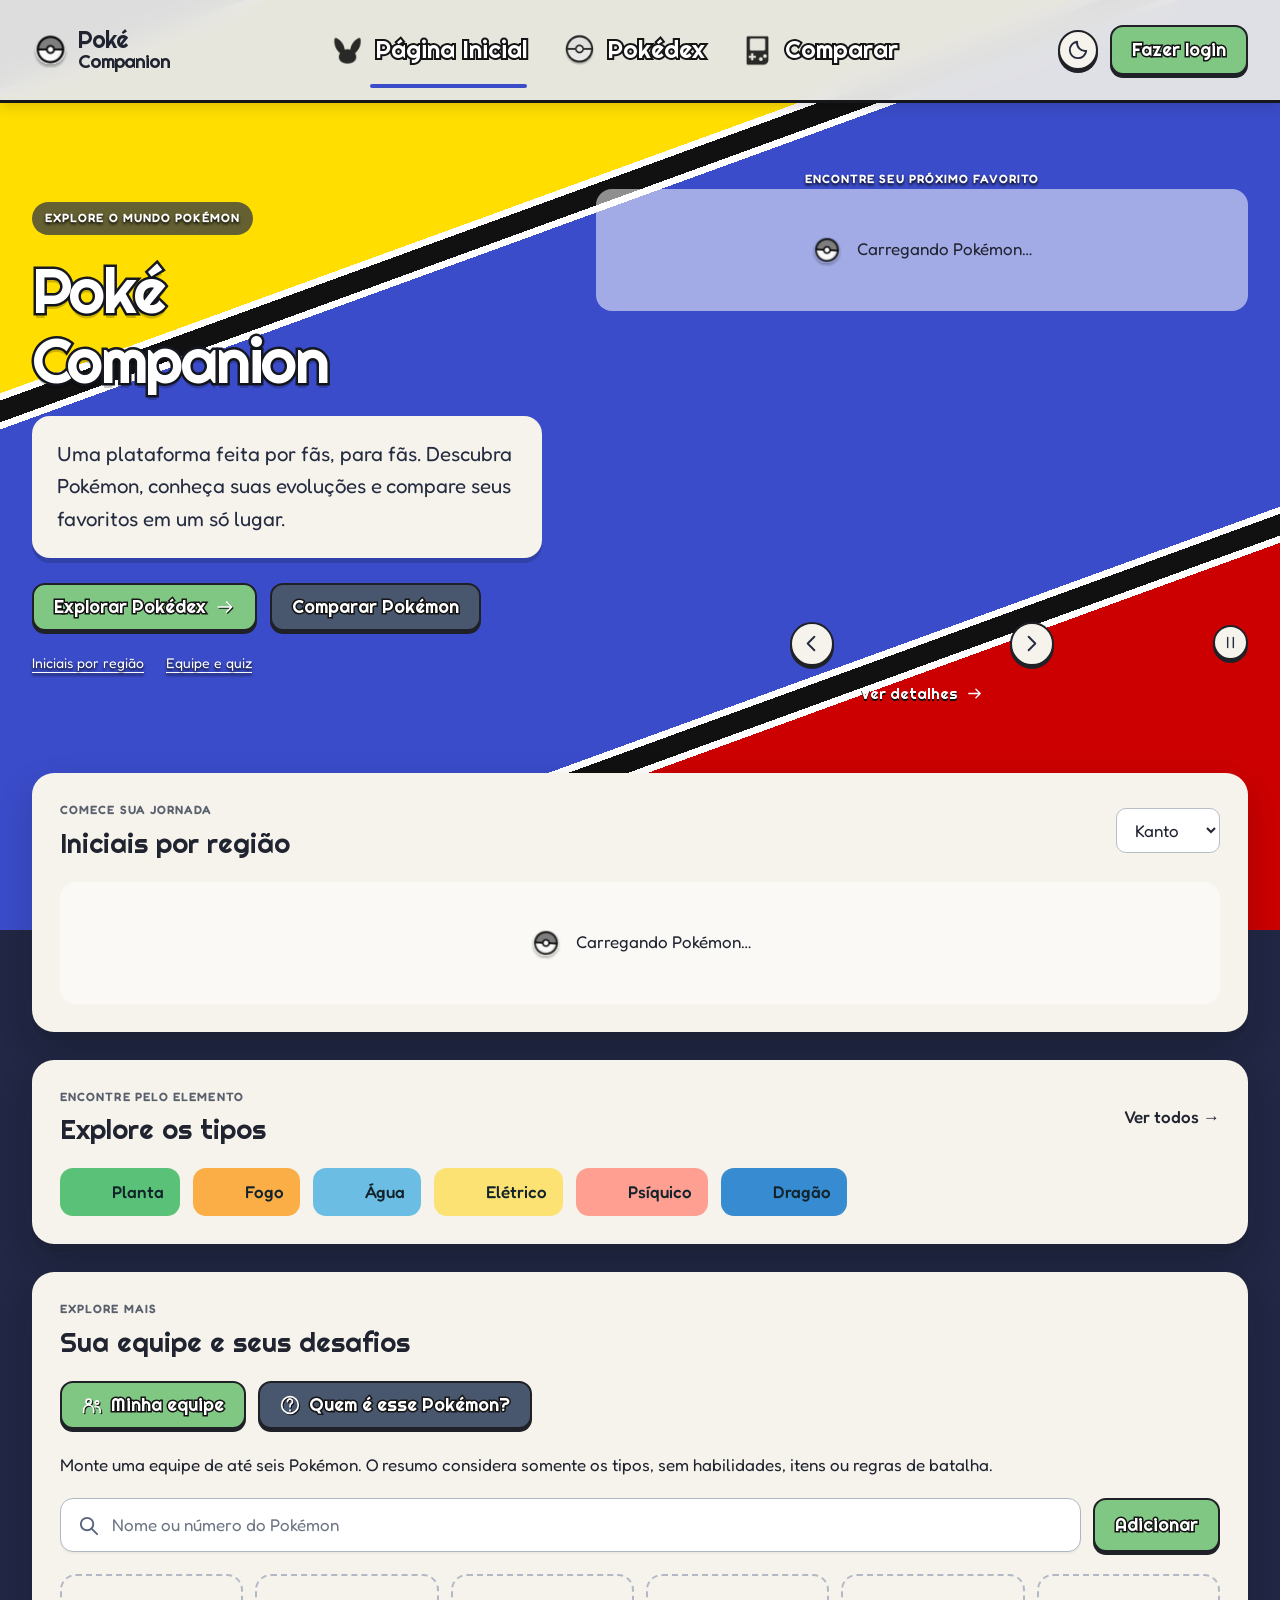
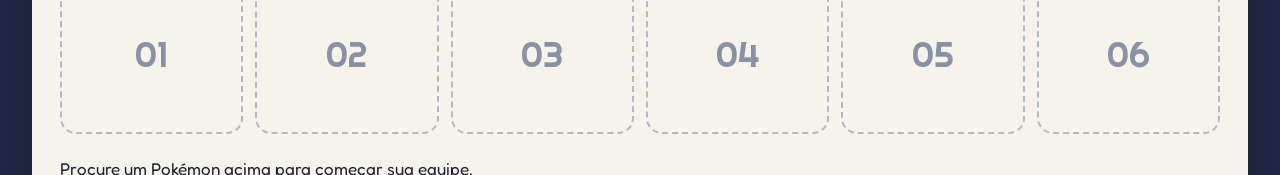
<file: index.html>
<!doctype html>
<html lang="pt-BR">
  <meta charset="UTF-8" /><meta
    http-equiv="refresh"
    content="0;url=html/pagina-inicial.html"
  /><title>PokéCompanion</title
  ><a href="html/pagina-inicial.html">Abrir PokéCompanion</a>
</html>
</file>
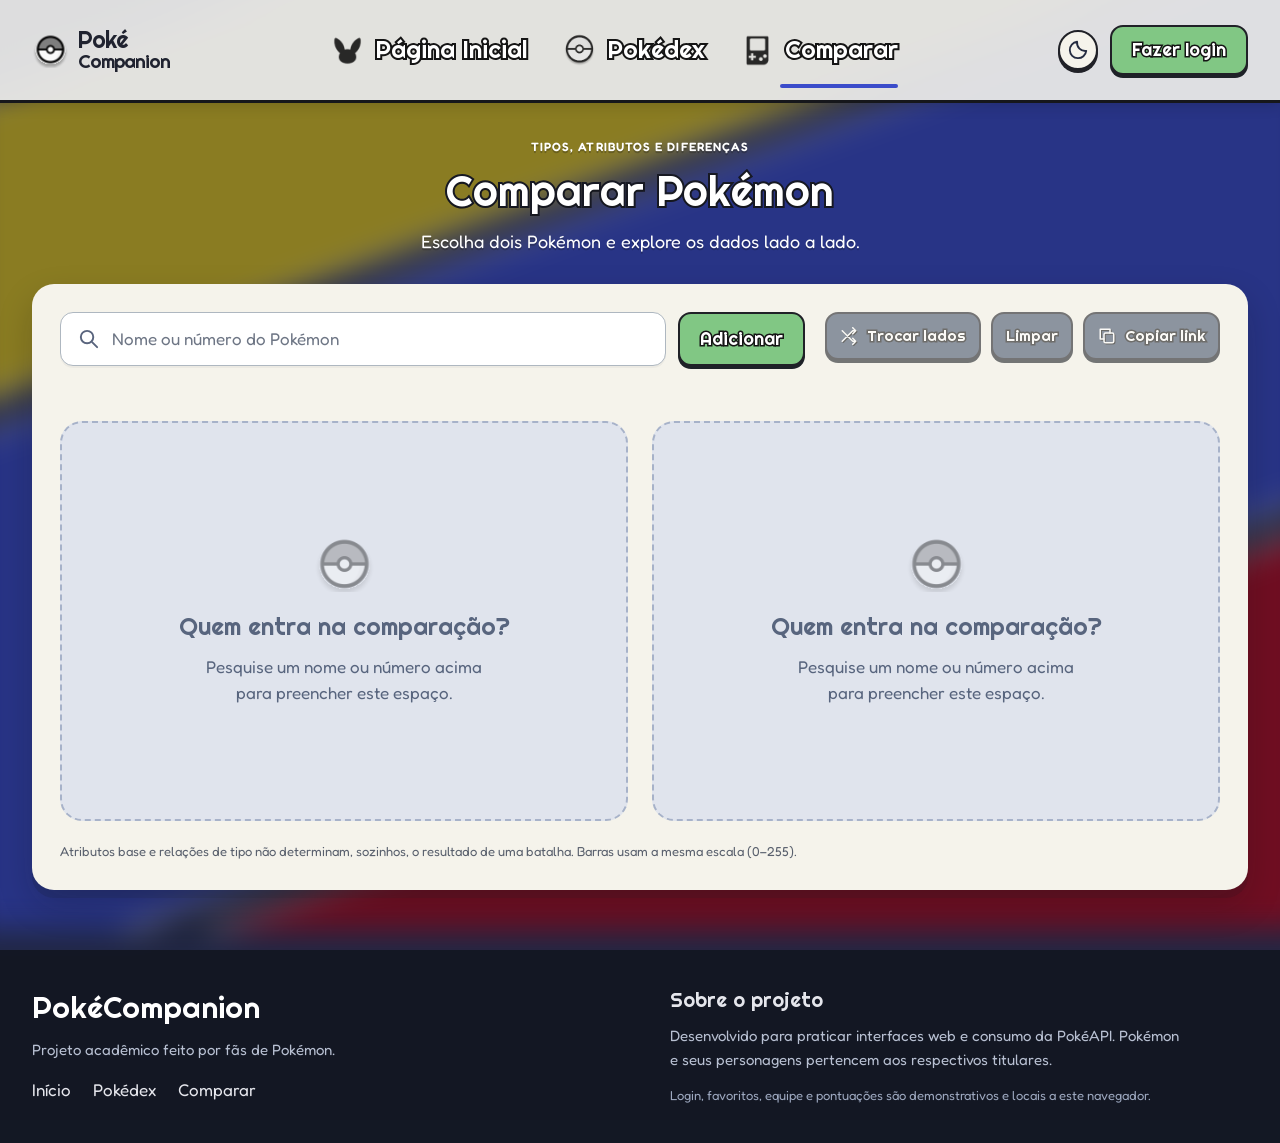
<file: html/comparador.html>
<!doctype html>
<html lang="pt-BR">
  <head>
    <meta charset="UTF-8" />
    <meta name="viewport" content="width=device-width,initial-scale=1" />
    <meta
      name="description"
      content="Explore Pokémon, compare atributos e descubra evoluções no PokéCompanion."
    />
    <title>Comparar · PokéCompanion</title>
    <link rel="icon" href="../assets/pokeball-icon.svg" />
    <link rel="stylesheet" href="../css/styleguide.css" />
    <link rel="stylesheet" href="../css/layout.css" />
    <link rel="stylesheet" href="../css/comparador.css" />
    <link rel="stylesheet" href="../css/tema.css" />
    <script src="../js/tema.js"></script>
  </head>
  <body class="page-comparator">
    <a class="skip-link" href="#main">Pular para o conteúdo</a>
    <header class="header">
      <nav class="nav" aria-label="Navegação principal">
        <a class="brand" href="pagina-inicial.html"
          ><img src="../assets/pokeball-icon.svg" alt="" /><span
            >Poké<span>Companion</span></span
          ></a
        >
        <div class="nav-links">
          <a class="nav-item" href="pagina-inicial.html"
            ><img src="../assets/icone1.png" alt="" /><span
              >Página Inicial</span
            ></a
          ><a class="nav-item" href="pokedex.html"
            ><img src="../assets/icone2.png" alt="" /><span>Pokédex</span></a
          ><a class="nav-item active" href="comparador.html" aria-current="page"
            ><img src="../assets/icone3.png" alt="" /><span>Comparar</span></a
          >
        </div>
        <div class="account">
          <a class="login-btn button" href="login.html">Fazer login</a>
          <div id="userMenu" class="user-menu" hidden>
            <p>Conta local</p>
            <button id="logoutBtn" class="button">Sair</button>
          </div>
        </div>
      </nav>
    </header>
    <div class="background-container" aria-hidden="true"></div>
    <main id="main">
      <div id="feedback" hidden tabindex="-1"></div>
      <section class="content-width compare-page">
        <div class="page-heading">
          <p class="eyebrow">Tipos, atributos e diferenças</p>
          <h1>Comparar Pokémon</h1>
          <p>Escolha dois Pokémon e explore os dados lado a lado.</p>
        </div>
        <div class="content-panel">
          <div class="compare-toolbar">
            <form class="search-container" role="search">
              <div class="search-field">
                <span data-icon="search"></span
                ><input
                  id="compareSearch"
                  type="search"
                  aria-label="Nome ou número do Pokémon"
                  placeholder="Nome ou número do Pokémon"
                  maxlength="80"
                />
              </div>
              <button class="button search-btn" type="submit">Adicionar</button>
            </form>
            <div class="compare-actions">
              <button class="button button-secondary" id="swapCompare">
                <span data-icon="shuffle"></span> Trocar lados</button
              ><button class="button button-secondary" id="clearCompare">
                Limpar</button
              ><button class="button button-secondary" id="shareCompare">
                <span data-icon="copy"></span> Copiar link
              </button>
            </div>
          </div>
          <p id="compareStatus" class="inline-status" role="status"></p>
          <div id="compareCards" class="compare-grid"></div>
          <div class="matchup-panel" id="matchup" hidden></div>
          <p class="comparison-note">
            Atributos base e relações de tipo não determinam, sozinhos, o
            resultado de uma batalha. Barras usam a mesma escala (0–255).
          </p>
        </div>
      </section>
    </main>
    <footer class="footer">
      <div>
        <a class="footer-brand" href="pagina-inicial.html">PokéCompanion</a>
        <p>Projeto acadêmico feito por fãs de Pokémon.</p>
        <div class="footer-links">
          <a href="pagina-inicial.html">Início</a
          ><a href="pokedex.html">Pokédex</a
          ><a href="comparador.html">Comparar</a>
        </div>
      </div>
      <div>
        <h2>Sobre o projeto</h2>
        <p>
          Desenvolvido para praticar interfaces web e consumo da PokéAPI.
          Pokémon e seus personagens pertencem aos respectivos titulares.
        </p>
        <small
          >Login, favoritos, equipe e pontuações são demonstrativos e locais a
          este navegador.</small
        >
      </div>
    </footer>
    <script src="../js/dados.js" defer></script>
    <script src="../js/interface.js" defer></script>
    <script src="../js/favoritos.js" defer></script>
    <script src="../js/comparador.js" defer></script>
  </body>
</html>
</file>
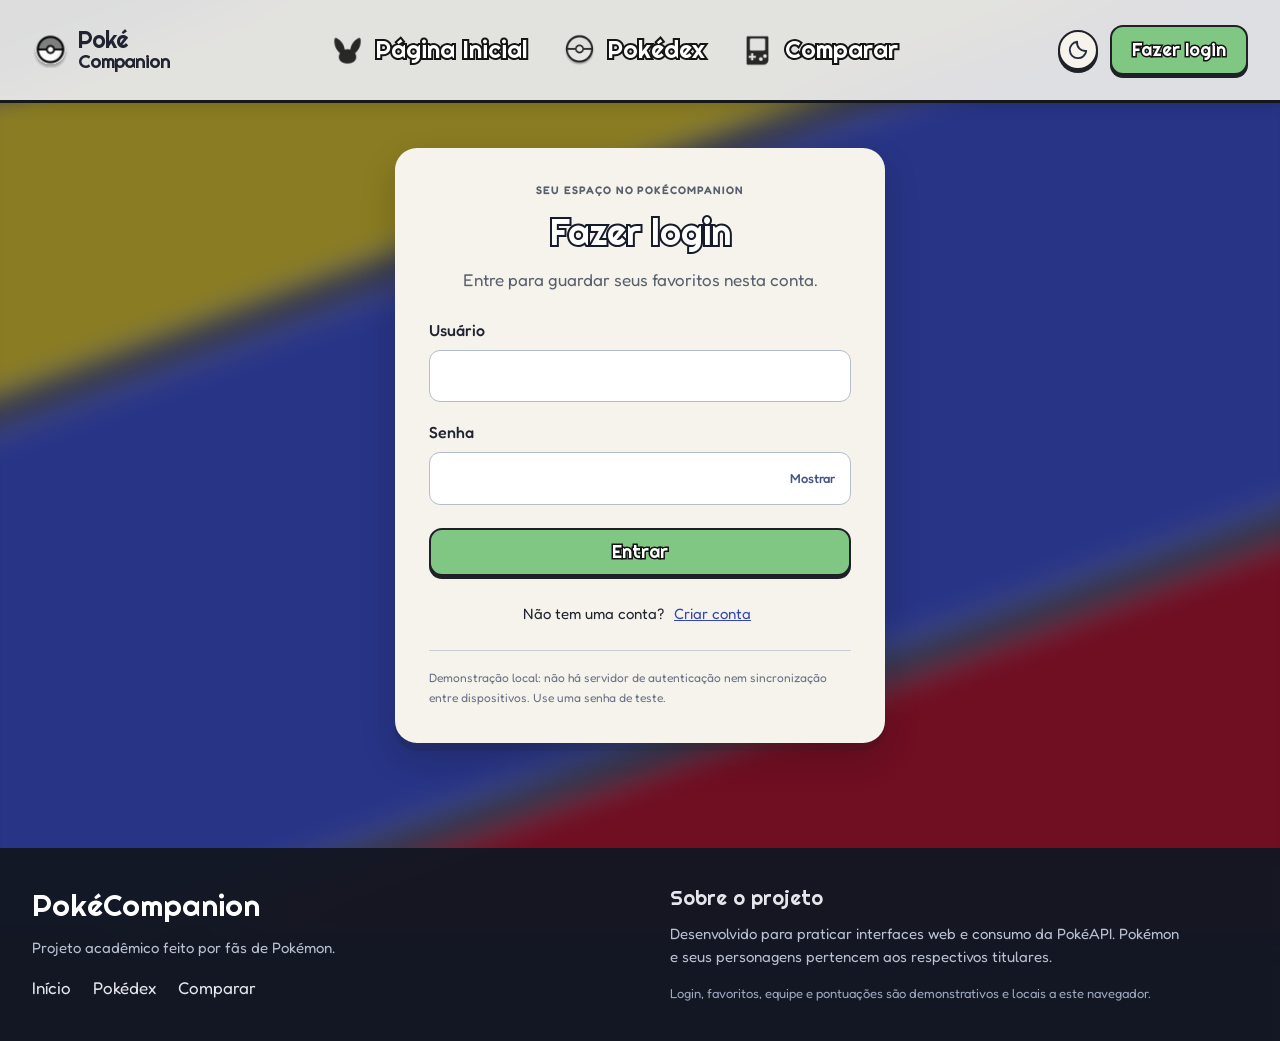
<file: html/login.html>
<!doctype html>
<html lang="pt-BR">
  <head>
    <meta charset="UTF-8" />
    <meta name="viewport" content="width=device-width,initial-scale=1" />
    <meta
      name="description"
      content="Explore Pokémon, compare atributos e descubra evoluções no PokéCompanion."
    />
    <title>Sua conta · PokéCompanion</title>
    <link rel="icon" href="../assets/pokeball-icon.svg" />
    <link rel="stylesheet" href="../css/styleguide.css" />
    <link rel="stylesheet" href="../css/layout.css" />
    <link rel="stylesheet" href="../css/login.css" />
    <link rel="stylesheet" href="../css/tema.css" />
    <script src="../js/tema.js"></script>
  </head>
  <body class="page-login">
    <a class="skip-link" href="#main">Pular para o conteúdo</a>
    <header class="header">
      <nav class="nav" aria-label="Navegação principal">
        <a class="brand" href="pagina-inicial.html"
          ><img src="../assets/pokeball-icon.svg" alt="" /><span
            >Poké<span>Companion</span></span
          ></a
        >
        <div class="nav-links">
          <a class="nav-item" href="pagina-inicial.html"
            ><img src="../assets/icone1.png" alt="" /><span
              >Página Inicial</span
            ></a
          ><a class="nav-item" href="pokedex.html"
            ><img src="../assets/icone2.png" alt="" /><span>Pokédex</span></a
          ><a class="nav-item" href="comparador.html"
            ><img src="../assets/icone3.png" alt="" /><span>Comparar</span></a
          >
        </div>
        <div class="account">
          <a class="login-btn button" href="login.html">Fazer login</a>
          <div id="userMenu" class="user-menu" hidden>
            <p>Conta local</p>
            <button id="logoutBtn" class="button">Sair</button>
          </div>
        </div>
      </nav>
    </header>
    <div class="background-container" aria-hidden="true"></div>
    <main id="main">
      <div id="feedback" hidden tabindex="-1"></div>
      <section class="auth-page content-width">
        <div class="content-panel login-box">
          <p class="eyebrow">Seu espaço no PokéCompanion</p>
          <h1 id="authTitle">Fazer login</h1>
          <p class="auth-intro">
            Entre para guardar seus favoritos nesta conta.
          </p>
          <form id="authForm">
            <label id="emailField" hidden
              >E-mail<input
                id="email"
                type="email"
                autocomplete="email"
                maxlength="120" /></label
            ><label
              >Usuário<input
                id="username"
                autocomplete="username"
                required
                minlength="3"
                maxlength="30"
                pattern="[a-zA-Z0-9_-]+"
                title="Use letras, números, hífen ou sublinhado." /></label
            ><label
              >Senha
              <div class="password-field">
                <input
                  id="password"
                  type="password"
                  autocomplete="current-password"
                  required
                  minlength="6"
                  maxlength="100"
                /><button type="button" id="showPassword" aria-pressed="false">
                  Mostrar
                </button>
              </div></label
            ><button class="button" id="authBtn" type="submit">Entrar</button>
          </form>
          <p class="switch-auth">
            <span id="switchText">Não tem uma conta?</span>
            <button id="switchAuth" type="button">Criar conta</button>
          </p>
          <p class="local-notice">
            Demonstração local: não há servidor de autenticação nem
            sincronização entre dispositivos. Use uma senha de teste.
          </p>
        </div>
      </section>
    </main>
    <footer class="footer">
      <div>
        <a class="footer-brand" href="pagina-inicial.html">PokéCompanion</a>
        <p>Projeto acadêmico feito por fãs de Pokémon.</p>
        <div class="footer-links">
          <a href="pagina-inicial.html">Início</a
          ><a href="pokedex.html">Pokédex</a
          ><a href="comparador.html">Comparar</a>
        </div>
      </div>
      <div>
        <h2>Sobre o projeto</h2>
        <p>
          Desenvolvido para praticar interfaces web e consumo da PokéAPI.
          Pokémon e seus personagens pertencem aos respectivos titulares.
        </p>
        <small
          >Login, favoritos, equipe e pontuações são demonstrativos e locais a
          este navegador.</small
        >
      </div>
    </footer>
    <script src="../js/dados.js" defer></script>
    <script src="../js/interface.js" defer></script>
    <script src="../js/favoritos.js" defer></script>
    <script src="../js/login.js" defer></script>
  </body>
</html>
</file>
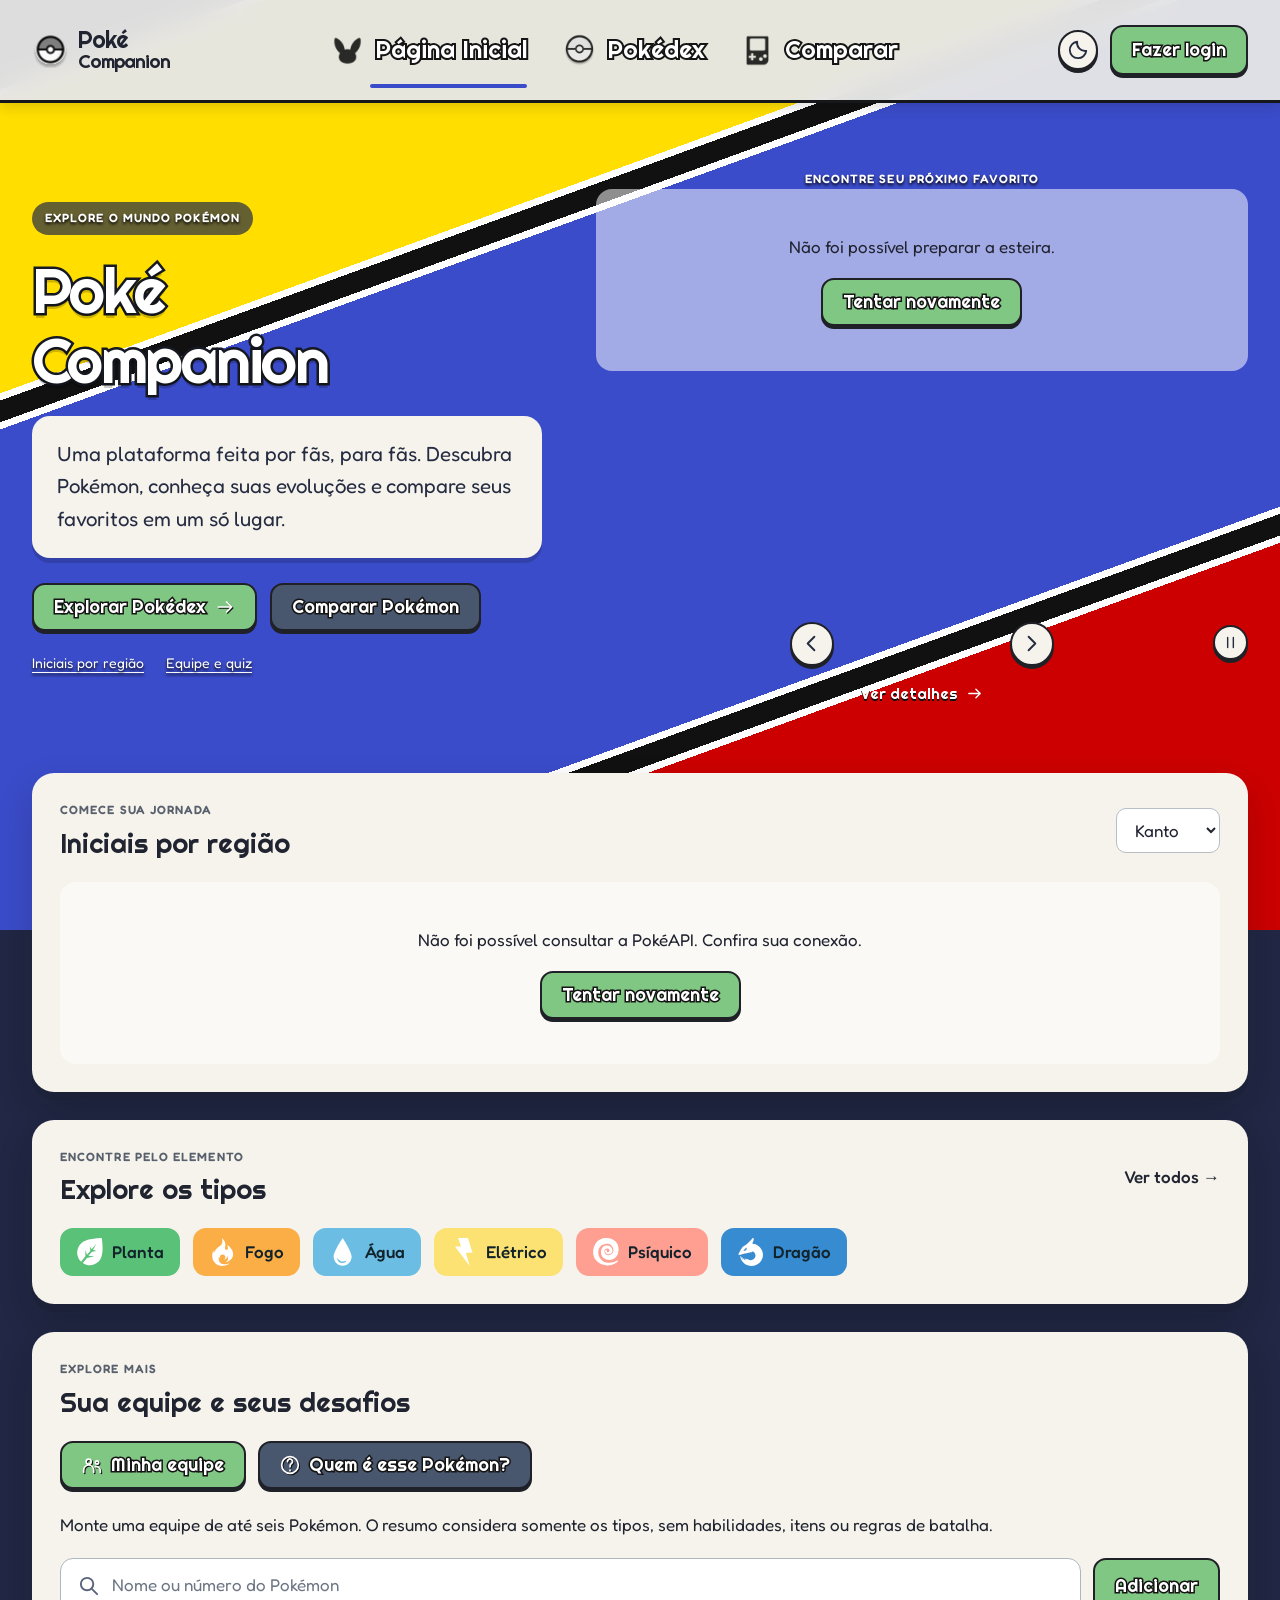
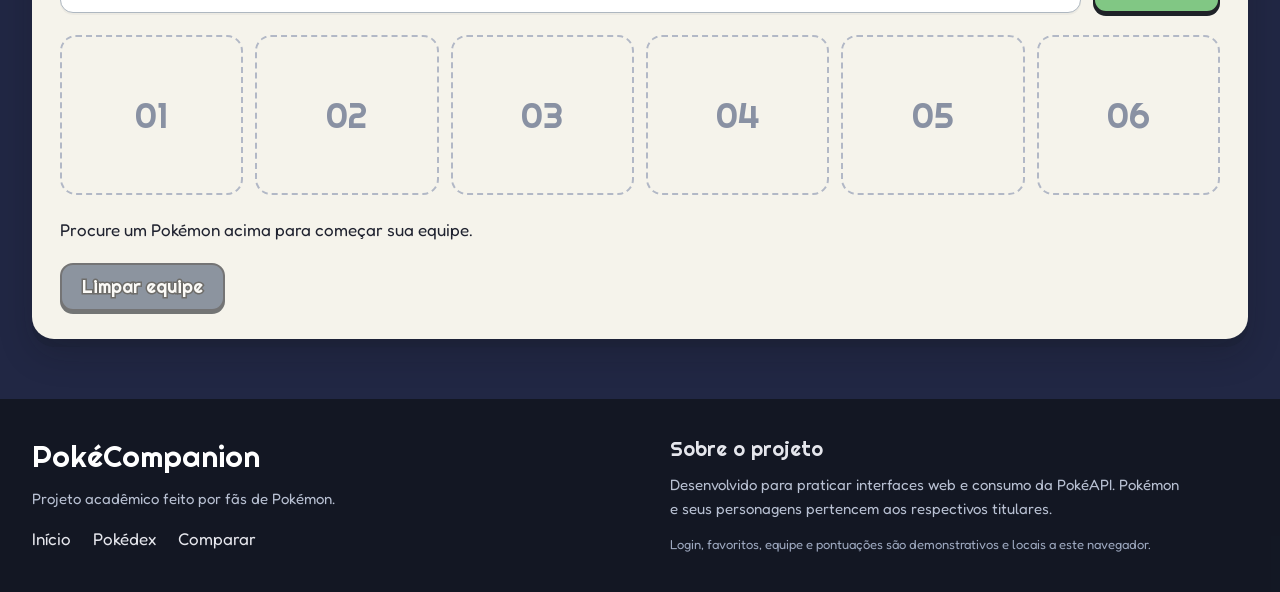
<file: html/pagina-inicial.html>
<!doctype html>
<html lang="pt-BR">
  <head>
    <meta charset="UTF-8" />
    <meta name="viewport" content="width=device-width,initial-scale=1" />
    <meta
      name="description"
      content="Explore Pokémon, compare atributos e descubra evoluções no PokéCompanion."
    />
    <title>Início · PokéCompanion</title>
    <link rel="icon" href="../assets/pokeball-icon.svg" />
    <link rel="stylesheet" href="../css/styleguide.css" />
    <link rel="stylesheet" href="../css/layout.css" />
    <link rel="stylesheet" href="../css/pagina-inicial.css" />
    <link rel="stylesheet" href="../css/tema.css" />
    <script src="../js/tema.js"></script>
  </head>
  <body class="page-home">
    <a class="skip-link" href="#main">Pular para o conteúdo</a>
    <header class="header">
      <nav class="nav" aria-label="Navegação principal">
        <a class="brand" href="pagina-inicial.html"
          ><img src="../assets/pokeball-icon.svg" alt="" /><span
            >Poké<span>Companion</span></span
          ></a
        >
        <div class="nav-links">
          <a
            class="nav-item active"
            href="pagina-inicial.html"
            aria-current="page"
            ><img src="../assets/icone1.png" alt="" /><span
              >Página Inicial</span
            ></a
          ><a class="nav-item" href="pokedex.html"
            ><img src="../assets/icone2.png" alt="" /><span>Pokédex</span></a
          ><a class="nav-item" href="comparador.html"
            ><img src="../assets/icone3.png" alt="" /><span>Comparar</span></a
          >
        </div>
        <div class="account">
          <a class="login-btn button" href="login.html">Fazer login</a>
          <div id="userMenu" class="user-menu" hidden>
            <p>Conta local</p>
            <button id="logoutBtn" class="button">Sair</button>
          </div>
        </div>
      </nav>
    </header>
    <div class="background-container" aria-hidden="true"></div>
    <main id="main">
      <div id="feedback" hidden tabindex="-1"></div>
      <section class="home-hero content-width">
        <div class="hero-copy">
          <p class="eyebrow">Explore o mundo Pokémon</p>
          <h1>Poké<span>Companion</span></h1>
          <p class="hero-description">
            Uma plataforma feita por fãs, para fãs. Descubra Pokémon, conheça
            suas evoluções e compare seus favoritos em um só lugar.
          </p>
          <div class="hero-actions">
            <a class="button" href="pokedex.html"
              >Explorar Pokédex <span data-icon="arrow"></span></a
            ><a class="button button-secondary" href="comparador.html"
              >Comparar Pokémon</a
            >
          </div>
          <div class="hero-shortcuts">
            <a href="#regioes">Iniciais por região</a
            ><a href="#atividades">Equipe e quiz</a>
          </div>
        </div>
        <div class="carousel-section">
          <p class="eyebrow carousel-caption">Encontre seu próximo favorito</p>
          <div
            id="orbit"
            class="orbit"
            role="region"
            aria-label="Esteira de Pokémon"
          >
            <div class="loading">Preparando a esteira…</div>
          </div>
          <div class="orbit-controls">
            <button
              class="icon-button"
              id="orbitPrevious"
              aria-label="Pokémon anterior"
              data-icon="left"
            ></button>
            <div id="orbitInfo" class="orbit-info" aria-live="polite"></div>
            <button
              class="icon-button"
              id="orbitNext"
              aria-label="Próximo Pokémon"
              data-icon="right"
            ></button
            ><button
              class="icon-button orbit-pause"
              id="orbitPause"
              aria-label="Pausar rotação automática"
              aria-pressed="false"
              data-icon="pause"
            ></button>
          </div>
          <a id="orbitDetails" class="orbit-details" href="pokedex.html"
            >Ver detalhes <span data-icon="arrow"></span
          ></a>
        </div>
      </section>
      <div class="home-content content-width">
        <section class="content-panel" id="regioes">
          <div class="section-heading">
            <div>
              <p class="eyebrow">Comece sua jornada</p>
              <h2>Iniciais por região</h2>
            </div>
            <select id="regionSelect" aria-label="Região">
              <option value="kanto">Kanto</option>
              <option value="johto">Johto</option>
              <option value="hoenn">Hoenn</option>
              <option value="sinnoh">Sinnoh</option>
              <option value="unova">Unova</option>
              <option value="kalos">Kalos</option>
              <option value="alola">Alola</option>
              <option value="galar">Galar</option>
              <option value="paldea">Paldea</option>
            </select>
          </div>
          <div id="starters" class="small-grid"></div>
        </section>
        <section class="content-panel">
          <div class="section-heading">
            <div>
              <p class="eyebrow">Encontre pelo elemento</p>
              <h2>Explore os tipos</h2>
            </div>
            <a href="pokedex.html">Ver todos →</a>
          </div>
          <div id="homeTypes" class="home-types"></div>
        </section>
        <section class="content-panel" id="recentSection" hidden>
          <div class="section-heading"><h2>Vistos recentemente</h2></div>
          <div id="recentPokemon" class="recent-grid"></div>
        </section>
        <section class="content-panel" id="atividades">
          <div class="section-heading">
            <div>
              <p class="eyebrow">Explore mais</p>
              <h2>Sua equipe e seus desafios</h2>
            </div>
          </div>
          <div class="activity-tabs" role="group" aria-label="Atividade">
            <button class="button" id="teamTab" aria-pressed="true">
              <span data-icon="team"></span> Minha equipe</button
            ><button
              class="button button-secondary"
              id="quizTab"
              aria-pressed="false"
            >
              <span data-icon="quiz"></span> Quem é esse Pokémon?
            </button>
          </div>
          <div id="teamActivity">
            <p>
              Monte uma equipe de até seis Pokémon. O resumo considera somente
              os tipos, sem habilidades, itens ou regras de batalha.
            </p>
            <form class="search-container" role="search">
              <div class="search-field">
                <span data-icon="search"></span
                ><input
                  id="teamSearch"
                  type="search"
                  aria-label="Nome ou número do Pokémon"
                  placeholder="Nome ou número do Pokémon"
                  maxlength="80"
                />
              </div>
              <button class="button search-btn" type="submit">Adicionar</button>
            </form>
            <div id="teamSlots" class="team-slots"></div>
            <div id="teamSummary" class="team-summary"></div>
            <button
              class="button button-secondary"
              id="clearTeam"
              type="button"
            >
              Limpar equipe
            </button>
          </div>
          <div id="quizActivity" hidden>
            <div class="quiz-top">
              <p id="quizScore">Pontuação: 0</p>
              <p id="quizRecord"></p>
            </div>
            <div id="quizStage" class="quiz-stage">
              <button class="button" id="startQuiz">Iniciar desafio</button>
            </div>
            <div id="quizOptions" class="quiz-options"></div>
            <p id="quizFeedback" role="status"></p>
            <button class="button" id="nextQuiz" hidden>Próximo Pokémon</button>
          </div>
        </section>
      </div>
    </main>
    <footer class="footer">
      <div>
        <a class="footer-brand" href="pagina-inicial.html">PokéCompanion</a>
        <p>Projeto acadêmico feito por fãs de Pokémon.</p>
        <div class="footer-links">
          <a href="pagina-inicial.html">Início</a
          ><a href="pokedex.html">Pokédex</a
          ><a href="comparador.html">Comparar</a>
        </div>
      </div>
      <div>
        <h2>Sobre o projeto</h2>
        <p>
          Desenvolvido para praticar interfaces web e consumo da PokéAPI.
          Pokémon e seus personagens pertencem aos respectivos titulares.
        </p>
        <small
          >Login, favoritos, equipe e pontuações são demonstrativos e locais a
          este navegador.</small
        >
      </div>
    </footer>
    <script src="../js/dados.js" defer></script>
    <script src="../js/interface.js" defer></script>
    <script src="../js/favoritos.js" defer></script>
    <script src="../js/pagina-inicial.js" defer></script>
    <script src="../js/atividades.js" defer></script>
  </body>
</html>
</file>
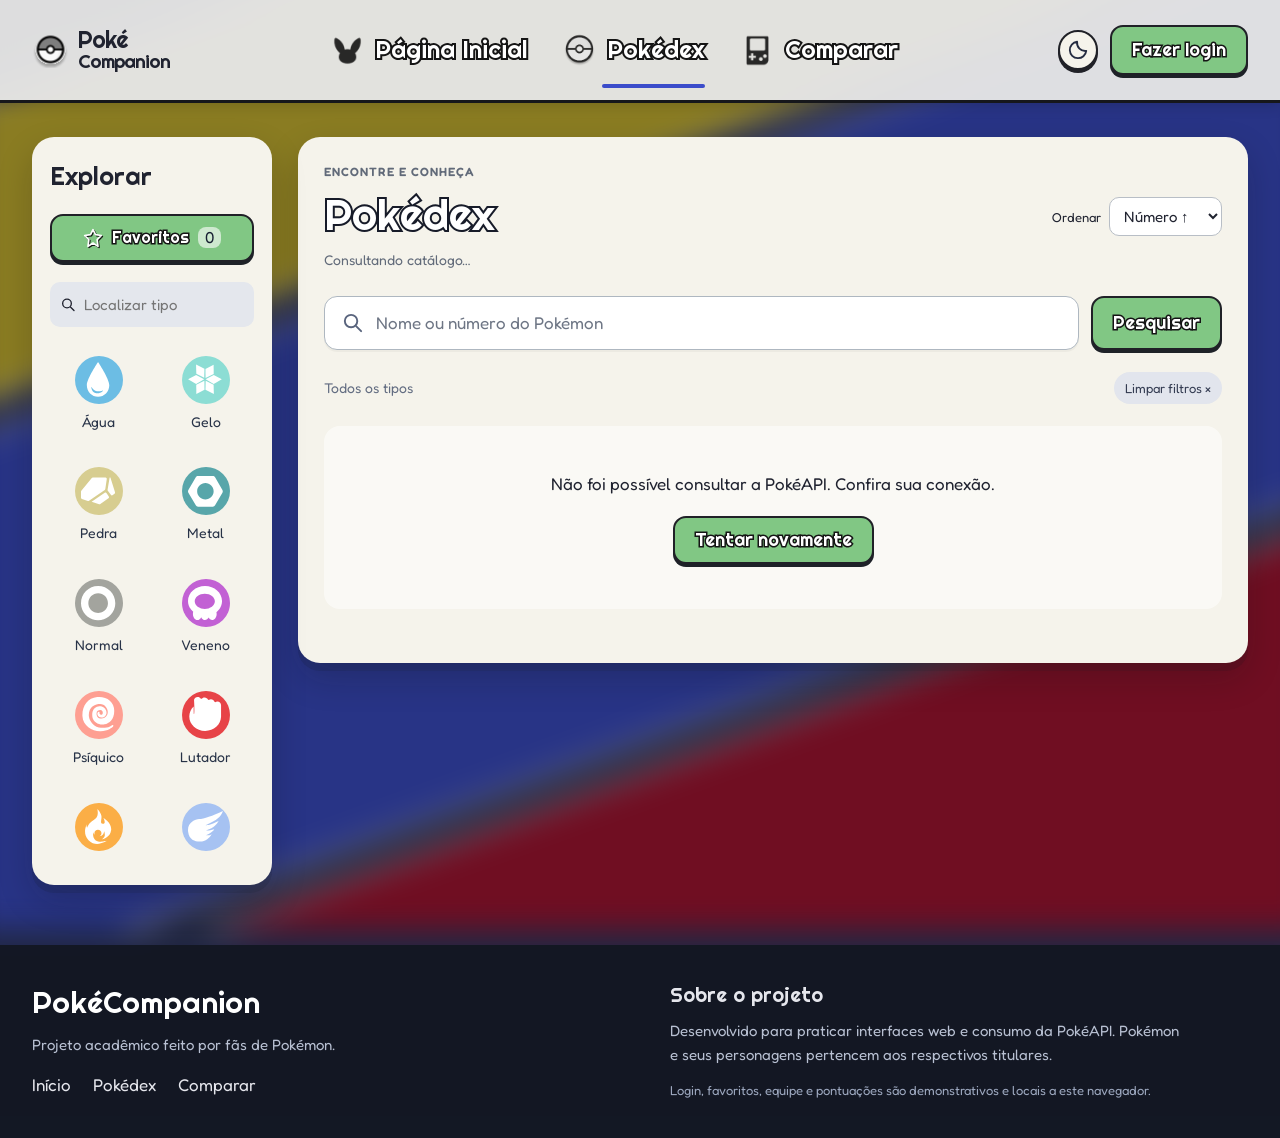
<file: html/pokedex.html>
<!doctype html>
<html lang="pt-BR">
  <head>
    <meta charset="UTF-8" />
    <meta name="viewport" content="width=device-width,initial-scale=1" />
    <meta
      name="description"
      content="Explore Pokémon, compare atributos e descubra evoluções no PokéCompanion."
    />
    <title>Pokédex · PokéCompanion</title>
    <link rel="icon" href="../assets/pokeball-icon.svg" />
    <link rel="stylesheet" href="../css/styleguide.css" />
    <link rel="stylesheet" href="../css/layout.css" />
    <link rel="stylesheet" href="../css/pokedex.css" />
    <link rel="stylesheet" href="../css/tema.css" />
    <script src="../js/tema.js"></script>
  </head>
  <body class="page-pokedex">
    <a class="skip-link" href="#main">Pular para o conteúdo</a>
    <header class="header">
      <nav class="nav" aria-label="Navegação principal">
        <a class="brand" href="pagina-inicial.html"
          ><img src="../assets/pokeball-icon.svg" alt="" /><span
            >Poké<span>Companion</span></span
          ></a
        >
        <div class="nav-links">
          <a class="nav-item" href="pagina-inicial.html"
            ><img src="../assets/icone1.png" alt="" /><span
              >Página Inicial</span
            ></a
          ><a class="nav-item active" href="pokedex.html" aria-current="page"
            ><img src="../assets/icone2.png" alt="" /><span>Pokédex</span></a
          ><a class="nav-item" href="comparador.html"
            ><img src="../assets/icone3.png" alt="" /><span>Comparar</span></a
          >
        </div>
        <div class="account">
          <a class="login-btn button" href="login.html">Fazer login</a>
          <div id="userMenu" class="user-menu" hidden>
            <p>Conta local</p>
            <button id="logoutBtn" class="button">Sair</button>
          </div>
        </div>
      </nav>
    </header>
    <div class="background-container" aria-hidden="true"></div>
    <main id="main">
      <div id="feedback" hidden tabindex="-1"></div>
      <div class="pokedex-layout content-width">
        <aside class="sidebar content-panel">
          <div class="section-heading">
            <h2>Explorar</h2>
            <button
              class="icon-button filters-toggle"
              id="filtersToggle"
              aria-expanded="false"
              aria-controls="filtersBody"
              data-icon="search"
              aria-label="Mostrar filtros"
            ></button>
          </div>
          <button
            class="button favorites-filter"
            id="favoritesFilter"
            aria-pressed="false"
          >
            <span data-icon="star"></span> Favoritos
            <span id="favoritesCount">0</span>
          </button>
          <div id="filtersBody">
            <label class="type-search"
              ><span data-icon="search"></span
              ><input
                id="typeSearch"
                placeholder="Localizar tipo"
                aria-label="Localizar tipo"
            /></label>
            <div id="typeFilters" class="types-grid"></div>
          </div>
          <div id="legacy-favorites" class="legacy-note" hidden>
            <p>Há favoritos antigos sem conta associada.</p>
            <button class="button button-secondary">
              Importar para esta conta
            </button>
          </div>
        </aside>
        <section class="pokemon-board content-panel">
          <div class="board-header">
            <div>
              <p class="eyebrow">Encontre e conheça</p>
              <h1>Pokédex</h1>
              <p id="resultCount" role="status">Consultando catálogo…</p>
            </div>
            <label class="sort-control"
              >Ordenar<select id="sortSelect">
                <option value="id-asc">Número ↑</option>
                <option value="id-desc">Número ↓</option>
                <option value="az">Nome A–Z</option>
                <option value="za">Nome Z–A</option>
              </select></label
            >
          </div>
          <form class="search-container" role="search">
            <div class="search-field">
              <span data-icon="search"></span
              ><input
                id="dexSearch"
                type="search"
                aria-label="Nome ou número do Pokémon"
                placeholder="Nome ou número do Pokémon"
                maxlength="80"
              />
            </div>
            <button class="button search-btn" type="submit">Pesquisar</button>
          </form>
          <div class="filter-summary">
            <p id="activeFilter">Todos os tipos</p>
            <button id="clearFilters" type="button">Limpar filtros ×</button>
          </div>
          <div class="pokemon-grid" id="pokemonGrid"></div>
          <div class="load-more-row">
            <button class="button" id="loadMore">Carregar mais</button>
          </div>
        </section>
      </div>
    </main>
    <footer class="footer">
      <div>
        <a class="footer-brand" href="pagina-inicial.html">PokéCompanion</a>
        <p>Projeto acadêmico feito por fãs de Pokémon.</p>
        <div class="footer-links">
          <a href="pagina-inicial.html">Início</a
          ><a href="pokedex.html">Pokédex</a
          ><a href="comparador.html">Comparar</a>
        </div>
      </div>
      <div>
        <h2>Sobre o projeto</h2>
        <p>
          Desenvolvido para praticar interfaces web e consumo da PokéAPI.
          Pokémon e seus personagens pertencem aos respectivos titulares.
        </p>
        <small
          >Login, favoritos, equipe e pontuações são demonstrativos e locais a
          este navegador.</small
        >
      </div>
    </footer>
    <script src="../js/dados.js" defer></script>
    <script src="../js/interface.js" defer></script>
    <script src="../js/favoritos.js" defer></script>
    <script src="../js/pokedex.js" defer></script>
  </body>
</html>
</file>
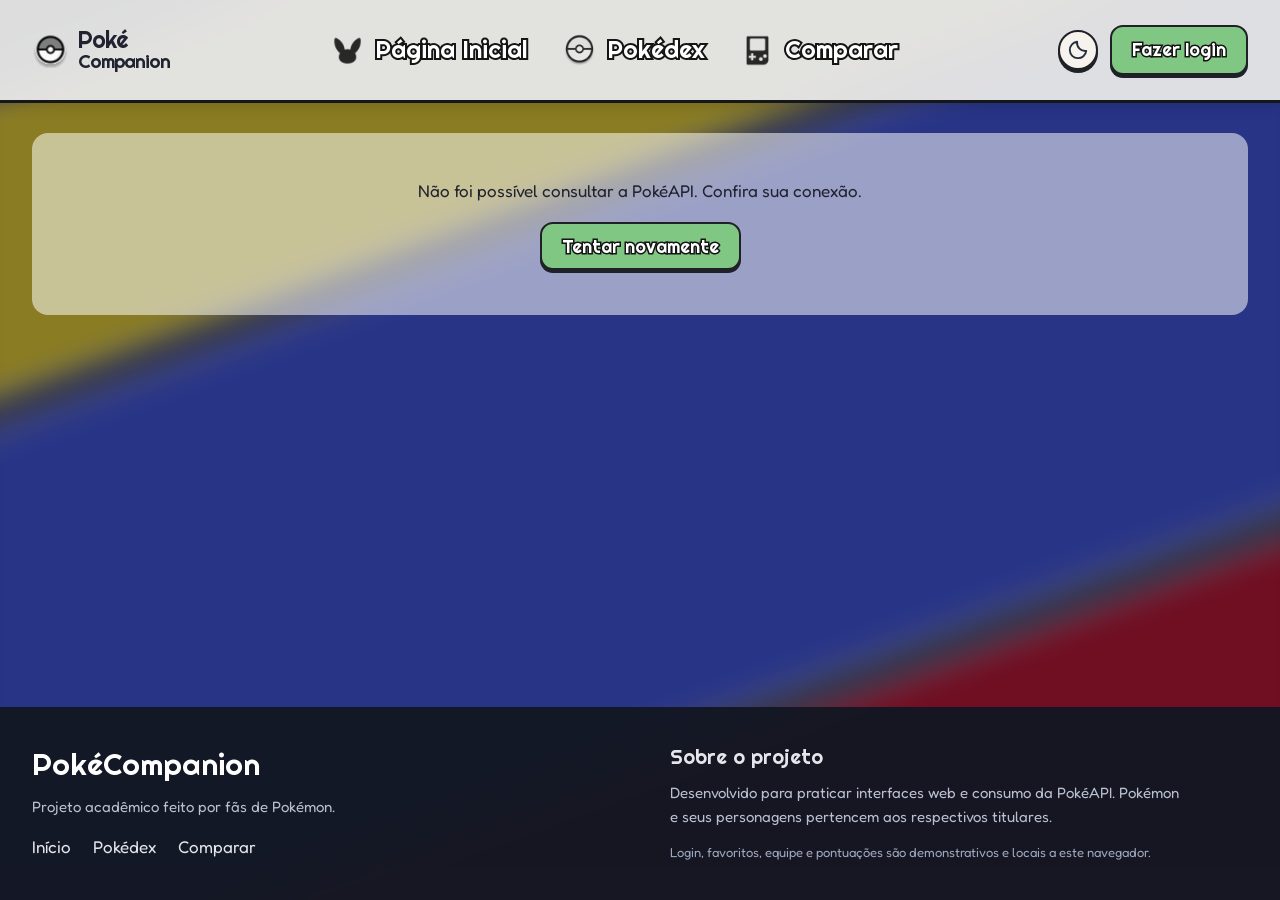
<file: html/sobre-pokemon.html>
<!doctype html>
<html lang="pt-BR">
  <head>
    <meta charset="UTF-8" />
    <meta name="viewport" content="width=device-width,initial-scale=1" />
    <meta
      name="description"
      content="Explore Pokémon, compare atributos e descubra evoluções no PokéCompanion."
    />
    <title>Sobre o Pokémon · PokéCompanion</title>
    <link rel="icon" href="../assets/pokeball-icon.svg" />
    <link rel="stylesheet" href="../css/styleguide.css" />
    <link rel="stylesheet" href="../css/layout.css" />
    <link rel="stylesheet" href="../css/sobre-pokemon.css?v=2" />
    <link rel="stylesheet" href="../css/tema.css" />
    <script src="../js/tema.js"></script>
  </head>
  <body class="page-detail">
    <a class="skip-link" href="#main">Pular para o conteúdo</a>
    <header class="header">
      <nav class="nav" aria-label="Navegação principal">
        <a class="brand" href="pagina-inicial.html"
          ><img src="../assets/pokeball-icon.svg" alt="" /><span
            >Poké<span>Companion</span></span
          ></a
        >
        <div class="nav-links">
          <a class="nav-item" href="pagina-inicial.html"
            ><img src="../assets/icone1.png" alt="" /><span
              >Página Inicial</span
            ></a
          ><a class="nav-item" href="pokedex.html"
            ><img src="../assets/icone2.png" alt="" /><span>Pokédex</span></a
          ><a class="nav-item" href="comparador.html"
            ><img src="../assets/icone3.png" alt="" /><span>Comparar</span></a
          >
        </div>
        <div class="account">
          <a class="login-btn button" href="login.html">Fazer login</a>
          <div id="userMenu" class="user-menu" hidden>
            <p>Conta local</p>
            <button id="logoutBtn" class="button">Sair</button>
          </div>
        </div>
      </nav>
    </header>
    <div class="background-container" aria-hidden="true"></div>
    <main id="main">
      <div id="feedback" hidden tabindex="-1"></div>
      <section class="content-width detail-page" id="pokemon-detail"></section>
    </main>
    <footer class="footer">
      <div>
        <a class="footer-brand" href="pagina-inicial.html">PokéCompanion</a>
        <p>Projeto acadêmico feito por fãs de Pokémon.</p>
        <div class="footer-links">
          <a href="pagina-inicial.html">Início</a
          ><a href="pokedex.html">Pokédex</a
          ><a href="comparador.html">Comparar</a>
        </div>
      </div>
      <div>
        <h2>Sobre o projeto</h2>
        <p>
          Desenvolvido para praticar interfaces web e consumo da PokéAPI.
          Pokémon e seus personagens pertencem aos respectivos titulares.
        </p>
        <small
          >Login, favoritos, equipe e pontuações são demonstrativos e locais a
          este navegador.</small
        >
      </div>
    </footer>
    <script src="../js/dados.js" defer></script>
    <script src="../js/interface.js" defer></script>
    <script src="../js/favoritos.js" defer></script>
    <script src="../js/sobre-pokemon.js" defer></script>
  </body>
</html>
</file>
<file: css/styleguide.css>
@import url("https://fonts.googleapis.com/css2?family=Fredoka:wght@400;500;600&family=Righteous&display=swap");
:root {
  --yellow: #ffde00;
  --blue: #3b4cca;
  --red: #cc0000;
  --green: #81c784;
  --paper: #f5f3eb;
  --ink: #202330;
  --muted: #59606d;
  --heading: "Righteous", sans-serif;
  --body: "Fredoka", sans-serif;
  --radius: 22px;
  --shadow: 0 8px 0 #12162422, 0 15px 35px #1113;
}
</file>
<file: css/layout.css>
* {
  box-sizing: border-box;
}
html {
  scroll-behavior: smooth;
  scroll-padding-top: 130px;
}
body {
  margin: 0;
  min-height: 100vh;
  display: flex;
  flex-direction: column;
  isolation: isolate;
  font: 400 17px/1.55 var(--body);
  color: var(--ink);
  background: #212744;
}
main {
  flex: 1;
  width: 100%;
  min-width: 0;
}
a {
  color: inherit;
  text-decoration: none;
}
button,
input,
select {
  font: inherit;
}
button,
a,
input,
select {
  -webkit-tap-highlight-color: transparent;
}
button {
  cursor: pointer;
}
button:disabled {
  cursor: wait;
  opacity: 0.6;
}
input,
select {
  min-width: 0;
}
h1,
h2,
h3,
h4,
p {
  margin: 0;
}
h1,
h2,
h3,
h4 {
  font-family: var(--heading);
  font-weight: 400;
  line-height: 1.22;
}
ul {
  padding: 0;
  margin: 0;
  list-style: none;
}
img {
  max-width: 100%;
  display: block;
}
button {
  border: 0;
}
a:focus-visible,
button:focus-visible,
input:focus-visible,
select:focus-visible,
[tabindex]:focus-visible {
  outline: 3px solid #fff;
  outline-offset: 4px;
  box-shadow: 0 0 0 6px #212330;
}
[hidden] {
  display: none !important;
}
.content-width {
  width: min(1440px, calc(100% - 64px));
  margin-inline: auto;
}
.content-panel {
  background: var(--paper);
  border-radius: var(--radius);
  padding: 28px;
  box-shadow: var(--shadow);
}
.ui-icon {
  width: 23px;
  height: 23px;
  flex: none;
  display: block;
}
.eyebrow {
  text-transform: uppercase;
  letter-spacing: 0.09em;
  font-size: 12px;
  font-weight: 600;
}
.muted {
  color: var(--muted);
}
.skip-link {
  position: fixed;
  z-index: 200;
  top: -80px;
  left: 16px;
  padding: 12px;
  background: #fff;
}
.skip-link:focus {
  top: 12px;
}
.background-container {
  position: fixed;
  inset: -30px;
  z-index: -2;
  pointer-events: none;
  background: linear-gradient(
    160deg,
    #111 0% 9%,
    #fff 9% 9.5%,
    #ffde00 9.5% 30%,
    #fff 30% 30.5%,
    #111 30.5% 32%,
    #fff 32% 32.5%,
    #3b4cca 32.5% 70%,
    #fff 70% 70.5%,
    #111 70.5% 72%,
    #fff 72% 72.5%,
    #cc0000 72.5% 100%
  );
  filter: blur(15px);
}
.background-container:after {
  content: "";
  position: absolute;
  inset: 0;
  background: #171d4480;
}
.page-home .background-container {
  filter: none;
}
.page-home .background-container:after {
  background: none;
}
.header {
  position: sticky;
  top: 0;
  z-index: 60;
  background: #e7e7e6f5;
  border-bottom: 3px solid #16171b;
  box-shadow: 0 4px 12px #0002;
  backdrop-filter: blur(12px);
}
.nav {
  width: min(1440px, calc(100% - 64px));
  margin: auto;
  min-height: 100px;
  display: flex;
  align-items: center;
  gap: 32px;
}
.brand {
  display: flex;
  align-items: center;
  gap: 9px;
  flex: none;
}
.brand > img {
  width: 37px;
  height: 37px;
}
.brand > span {
  font-family: var(--heading);
  font-size: 23px;
  line-height: 1.05;
  letter-spacing: -0.05em;
}
.brand > span > span {
  display: block;
  font-size: 19px;
}
.nav-links {
  display: flex;
  align-items: center;
  justify-content: center;
  gap: 35px;
  flex: 1;
}
.nav-item {
  display: flex;
  align-items: center;
  gap: 10px;
  min-height: 50px;
  border-radius: 10px;
  position: relative;
}
.nav-item img {
  width: 35px;
  height: 35px;
  object-fit: contain;
  mix-blend-mode: multiply;
}
.nav-item span,
.button,
h1,
.orbit-info h2 {
  font-family: var(--heading);
  color: white;
  -webkit-text-stroke: 3px #151515;
  paint-order: stroke fill;
}
.nav-item span {
  font-size: clamp(24px, 1.7vw, 32px);
  -webkit-text-stroke: 4px #151515;
}
.nav-item.active:after {
  content: "";
  height: 4px;
  border-radius: 4px;
  background: var(--blue);
  position: absolute;
  bottom: -13px;
  left: 40px;
  right: 0;
}
.account {
  position: relative;
  flex: none;
}
.user-menu {
  position: absolute;
  right: 0;
  top: calc(100% + 12px);
  background: var(--paper);
  padding: 16px;
  border-radius: 16px;
  min-width: 170px;
  box-shadow: var(--shadow);
}
.user-menu p {
  font-size: 13px;
  margin-bottom: 8px;
}
.user-menu .button {
  width: 100%;
}
.button {
  background: var(--green);
  border: 2px solid #202127;
  border-radius: 13px;
  box-shadow: 0 3px 0 #1e2228;
  padding: 11px 20px;
  min-height: 48px;
  display: inline-flex;
  align-items: center;
  justify-content: center;
  gap: 9px;
  font-size: 18px;
  line-height: 1.2;
  transition:
    transform 0.18s,
    filter 0.18s;
  text-decoration: none;
}
.button .ui-icon {
  color: white;
  filter: drop-shadow(1px 1px #111);
  width: 20px;
  height: 20px;
}
.button:hover:not(:disabled) {
  transform: translateY(-2px);
  filter: brightness(1.04);
}
.button-secondary {
  background: #48566e;
}
.icon-button {
  width: 44px;
  height: 44px;
  border: 2px solid #202127;
  background: var(--paper);
  border-radius: 50%;
  display: inline-flex;
  align-items: center;
  justify-content: center;
  flex: none;
  color: #252c41;
  box-shadow: 0 3px 0 #202127;
}
.icon-button:hover {
  background: #fff0a5;
}
.section-heading {
  display: flex;
  align-items: center;
  justify-content: space-between;
  gap: 20px;
  margin-bottom: 22px;
}
.section-heading h2 {
  font-size: 27px;
}
.section-heading .eyebrow {
  color: var(--muted);
  margin-bottom: 7px;
}
.section-heading a {
  font-weight: 500;
}
.section-heading select,
.sort-control select {
  border: 1px solid #b8bec6;
  padding: 10px 14px;
  border-radius: 10px;
  background: white;
  color: var(--ink);
}
#feedback {
  position: sticky;
  top: 103px;
  z-index: 55;
  width: min(1100px, calc(100% - 32px));
  margin: 12px auto 0;
  padding: 12px 18px;
  border-radius: 12px;
  background: #fff4d8;
  color: #523916;
  box-shadow: 0 4px 15px #0002;
}
#feedback[data-kind="error"] {
  background: #ffdddd;
  color: #6b1919;
}
#feedback[data-kind="success"] {
  background: #e4f8e6;
  color: #173c21;
}
#feedback a {
  text-decoration: underline;
  font-weight: 600;
}
.inline-status {
  margin: 10px 0;
  color: var(--muted);
  min-height: 25px;
}
.loading,
.empty-state {
  grid-column: 1/-1;
  text-align: center;
  padding: 45px 20px;
  background: #fff8;
  border-radius: 16px;
}
.loading {
  display: flex;
  align-items: center;
  justify-content: center;
  gap: 14px;
}
.loading img {
  width: 32px;
  height: 32px;
  animation: loading-turn 1.8s linear infinite;
}
.empty-state .button {
  margin-top: 18px;
}
.skeleton {
  height: 320px;
  background: linear-gradient(100deg, #ddd 25%, #eee 50%, #ddd 75%);
  background-size: 250% 100%;
  animation: skeleton 1.5s infinite;
  border-radius: 20px;
}
.search-container {
  display: flex;
  align-items: stretch;
  gap: 12px;
  margin-bottom: 22px;
}
.search-field {
  display: flex;
  align-items: center;
  position: relative;
  flex: 1;
  background: white;
  border: 1px solid #aeb7c0;
  border-radius: 13px;
  min-width: 0;
  min-height: 52px;
  padding: 0 16px;
  gap: 12px;
  box-shadow: 0 2px 0 #00000009;
}
.search-field:focus-within {
  border-color: var(--blue);
  box-shadow: 0 0 0 3px #3b4cca22;
}
.search-field > span {
  display: flex;
  color: #59647d;
}
.search-field input {
  background: none;
  border: 0;
  color: #252b39;
  flex: 1;
  width: 100%;
  padding: 13px 0;
  outline: none !important;
  box-shadow: none !important;
  font-size: 17px;
}
.search-field input::placeholder {
  color: #6e7685;
  opacity: 1;
}
.suggestions {
  position: absolute;
  top: calc(100% + 8px);
  left: 0;
  right: 0;
  z-index: 45;
  background: #fff;
  box-shadow: 0 12px 35px #0003;
  border: 1px solid #d8dbe3;
  border-radius: 14px;
  overflow: auto;
  max-height: 350px;
  color: #222;
}
.suggestions li[role="option"] {
  display: flex;
  gap: 10px;
  align-items: center;
  padding: 8px 14px;
  cursor: pointer;
  border-bottom: 1px solid #eee;
  min-height: 48px;
}
.suggestions img {
  width: 42px;
  height: 42px;
  object-fit: contain;
  image-rendering: pixelated;
}
.suggestions small {
  margin-left: auto;
  color: #6a7483;
}
.suggestions li[aria-selected="true"],
.suggestions li[role="option"]:hover {
  background: #edf0ff;
}
.suggestion-empty {
  padding: 15px;
}
.pokemon-card {
  position: relative;
  min-width: 0;
  border: 0;
  border-radius: 21px;
  overflow: hidden;
  background: var(--type-dark, #354052);
  color: white;
  box-shadow: 0 7px 14px #1112;
  transition: transform 0.2s;
}
.pokemon-card:hover {
  transform: translateY(-5px);
}
.pokemon-link {
  display: block;
  height: 100%;
}
.card-image {
  height: 205px;
  display: flex;
  align-items: center;
  justify-content: center;
  background: radial-gradient(
    ellipse at 50% 65%,
    var(--type-color),
    transparent 76%
  );
  padding: 28px 24px 0;
}
.card-image img {
  width: 180px;
  height: 175px;
  object-fit: contain;
  image-rendering: pixelated;
  filter: drop-shadow(0 8px 3px #0004);
}
.card-info {
  padding: 15px 18px 22px;
}
.card-info h3 {
  font-size: 24px;
  margin: 1px 0 14px;
}
.pokemon-number {
  font-size: 14px;
  opacity: 0.82;
  font-variant-numeric: tabular-nums;
}
.pokemon-types {
  display: flex;
  align-items: center;
  gap: 7px;
  flex-wrap: wrap;
}
.type-badge {
  display: inline-flex;
  align-items: center;
  justify-content: center;
  gap: 6px;
  background: var(--badge, #d3d6df);
  color: #172029;
  border-radius: 20px;
  padding: 5px 10px;
  font-size: 13px;
  font-weight: 500;
  line-height: 1.2;
  white-space: nowrap;
}
.type-badge img {
  width: 23px;
  height: 23px;
  object-fit: contain;
}
.type-badge strong {
  background: #192d2a;
  color: white;
  border-radius: 5px;
  padding: 2px 5px;
}
.favorite-btn {
  position: absolute;
  top: 12px;
  right: 12px;
  z-index: 4;
  width: 42px;
  height: 42px;
  border-radius: 50%;
  display: flex;
  align-items: center;
  justify-content: center;
  background: #13243b4d;
  color: #fff;
  backdrop-filter: blur(5px);
}
.favorite-btn .ui-icon {
  width: 24px;
  height: 24px;
  stroke-width: 1.8;
}
.favorite-btn:hover {
  background: #151a29aa;
}
.favorite-btn.is-favorite {
  color: #ffde00;
}
.favorite-btn.is-favorite .ui-icon {
  fill: currentColor;
}
.favorite-btn:focus-visible {
  outline-color: #ffde00;
}
.stat-row {
  display: grid;
  grid-template-columns: 96px minmax(30px, 1fr) 30px;
  gap: 10px;
  align-items: center;
  font-size: 14px;
  margin: 10px 0;
}
.stat-track {
  height: 9px;
  background: #ffffff24;
  border-radius: 8px;
  overflow: hidden;
}
.stat-track > span {
  display: block;
  height: 100%;
  background: var(--type-color, #86c68e);
  border-radius: 8px;
}
.stat-row strong {
  text-align: right;
}
.stat-total {
  display: flex;
  justify-content: space-between;
  border-top: 1px solid #ffffff26;
  padding-top: 12px;
  margin-top: 15px;
  font-weight: 600;
}
.stat-leading strong {
  color: #fff09d;
}
.stat-leading .stat-track > span {
  background: #fff09d;
}
.footer {
  padding: 38px max(32px, calc((100% - 1380px) / 2));
  margin-top: 60px;
  background: #131723f5;
  color: #e5e6ec;
  display: grid;
  grid-template-columns: 1fr 1fr;
  gap: 60px;
}
.footer-brand {
  font: 30px var(--heading);
  color: white;
}
.footer p {
  font-size: 15px;
  margin-top: 12px;
  max-width: 520px;
  color: #b8c0d2;
}
.footer h2 {
  font-size: 20px;
}
.footer small {
  display: block;
  margin-top: 14px;
  color: #9da8bf;
  font-size: 13px;
}
.footer-links {
  display: flex;
  gap: 22px;
  margin-top: 16px;
}
.footer-links a:hover {
  color: var(--yellow);
}
@keyframes loading-turn {
  to {
    transform: rotate(360deg);
  }
}
@keyframes skeleton {
  to {
    background-position: -150% 0;
  }
}
@keyframes card-enter {
  from {
    opacity: 0;
    transform: translateY(15px) scale(0.98);
  }
  to {
    opacity: 1;
    transform: none;
  }
}
@media (max-width: 1150px) {
  .nav {
    gap: 20px;
  }
  .brand > span {
    font-size: 19px;
  }
  .brand > span > span {
    font-size: 16px;
  }
  .nav-links {
    gap: 22px;
  }
  .nav-item span {
    font-size: 21px;
  }
  .nav-item img {
    width: 28px;
    height: 28px;
  }
  .nav-item {
    gap: 7px;
  }
  .login-btn {
    font-size: 16px;
    padding-inline: 14px;
  }
  .content-width,
  .nav {
    width: calc(100% - 40px);
  }
}
@media (max-width: 850px) {
  .brand {
    display: none;
  }
  .nav {
    min-height: 90px;
    gap: 18px;
  }
  .nav-links {
    justify-content: space-between;
    gap: 16px;
  }
  .nav-item span {
    font-size: 21px;
  }
  .content-panel {
    padding: 22px;
  }
  .footer {
    gap: 30px;
  }
  html {
    scroll-padding-top: 110px;
  }
  #feedback {
    top: 93px;
  }
}
@media (max-width: 620px) {
  .nav {
    width: calc(100% - 28px);
    min-height: 94px;
    gap: 10px;
  }
  .nav-links {
    gap: 12px;
    justify-content: flex-start;
  }
  .nav-item {
    flex-direction: column;
    gap: 3px;
    min-height: 60px;
    justify-content: center;
  }
  .nav-item img {
    width: 25px;
    height: 25px;
  }
  .nav-item span {
    font-size: 14px;
    -webkit-text-stroke: 2.5px #111;
    white-space: nowrap;
  }
  .nav-item.active:after {
    bottom: -7px;
    left: 8px;
    right: 8px;
    height: 3px;
  }
  .account {
    margin-left: auto;
  }
  .login-btn {
    font-size: 14px;
    padding: 10px 11px;
    min-height: 42px;
    border-radius: 11px;
  }
  .button {
    font-size: 16px;
    padding: 10px 15px;
  }
  .content-width {
    width: calc(100% - 28px);
  }
  .content-panel {
    padding: 18px;
    border-radius: 18px;
  }
  .search-container {
    gap: 9px;
  }
  .search-field {
    padding: 0 12px;
    gap: 8px;
    min-height: 48px;
  }
  .search-field input {
    font-size: 16px;
  }
  .search-field .ui-icon {
    width: 20px;
  }
  .search-btn {
    padding-inline: 13px;
    font-size: 15px;
  }
  .section-heading h2 {
    font-size: 24px;
  }
  .section-heading {
    gap: 12px;
  }
  .section-heading select {
    max-width: 125px;
    padding: 9px;
  }
  .type-badge {
    font-size: 12px;
    padding: 5px 8px;
    gap: 4px;
  }
  .type-badge img {
    width: 20px;
    height: 20px;
  }
  .card-image {
    height: 180px;
    padding: 24px 12px 0;
  }
  .card-image img {
    height: 155px;
    max-width: 100%;
  }
  .card-info {
    padding: 12px 13px 18px;
  }
  .card-info h3 {
    font-size: 20px;
  }
  .favorite-btn {
    width: 38px;
    height: 38px;
    right: 9px;
    top: 9px;
  }
  .footer {
    grid-template-columns: 1fr;
    padding: 30px 22px;
    margin-top: 36px;
    gap: 25px;
  }
  .footer-brand {
    font-size: 27px;
  }
  body {
    font-size: 16px;
  }
  .eyebrow {
    font-size: 11px;
  }
}
@media (max-width: 359px) {
  .nav-links {
    gap: 8px;
  }
  .nav-item span {
    font-size: 12px;
  }
  .login-btn {
    font-size: 12px;
    padding-inline: 8px;
  }
  .search-container {
    flex-wrap: wrap;
  }
  .search-field {
    flex-basis: 100%;
  }
  .search-btn {
    width: 100%;
  }
}
.account {
  max-width: 230px;
  min-width: 0;
}
.login-btn {
  max-width: 100%;
  display: block;
  overflow: hidden;
  text-overflow: ellipsis;
  white-space: nowrap;
  text-align: center;
  line-height: 1.3;
}
@media (max-width: 620px) {
  .account {
    max-width: 105px;
  }
  .login-btn {
    max-width: 105px;
  }
}
@media (max-width: 359px) {
  .account,
  .login-btn {
    max-width: 84px;
  }
}
@media (prefers-reduced-motion: reduce) {
  html {
    scroll-behavior: auto;
  }
  *,
  *:before,
  *:after {
    animation: none !important;
    transition: none !important;
  }
}
</file>
<file: css/comparador.css>
.compare-page {
  margin-top: 35px;
}
.page-heading {
  color: white;
  margin: 0 0 28px;
  text-align: center;
  text-shadow: 0 2px #1114;
}
.page-heading h1 {
  font-size: 42px;
  -webkit-text-stroke: 4px #171923;
  margin: 8px 0 12px;
}
.page-heading > p:last-child {
  font-size: 18px;
}
.compare-toolbar {
  display: flex;
  align-items: flex-start;
  gap: 20px;
  flex-wrap: wrap;
}
.compare-toolbar .search-container {
  flex: 1;
  min-width: 280px;
  margin: 0;
}
.compare-actions {
  display: flex;
  gap: 10px;
  flex-wrap: wrap;
}
.compare-actions .button {
  font-size: 15px;
  padding: 11px 13px;
}
.compare-actions .ui-icon {
  width: 18px;
}
.compare-grid {
  display: grid;
  grid-template-columns: 1fr 1fr;
  gap: 24px;
  margin-top: 20px;
}
.compare-card {
  background: var(--type-dark, #263c51);
  color: white;
  border-radius: 23px;
  position: relative;
  overflow: hidden;
  min-width: 0;
  padding: 22px;
  animation: card-enter 0.35s ease;
}
.compare-card .favorite-btn {
  right: auto;
  left: 14px;
  top: 14px;
}
.remove-btn {
  display: flex;
  align-items: center;
  justify-content: center;
  background: #fff;
  color: #26304a;
  width: 37px;
  height: 37px;
  border-radius: 50%;
  border: 0;
  padding: 0;
}
.remove-btn .ui-icon {
  width: 20px;
  height: 20px;
}
.compare-card > .remove-btn {
  position: absolute;
  right: 14px;
  top: 14px;
  z-index: 3;
}
.compare-card > .remove-btn:hover {
  background: #ffcaca;
}
.compare-stage {
  text-align: center;
  background: radial-gradient(
    ellipse at 50% 65%,
    var(--type-color),
    transparent 70%
  );
  border-radius: 18px;
  padding: 15px 0 20px;
}
.compare-stage > a > img {
  width: 230px;
  height: 220px;
  object-fit: contain;
  image-rendering: pixelated;
  margin: auto;
  filter: drop-shadow(0 9px 4px #0005);
}
.compare-stage h2 {
  font-size: 29px;
  margin: 5px 0 10px;
}
.compare-stage > .pokemon-types {
  justify-content: center;
}
.compare-meta {
  display: flex;
  justify-content: center;
  gap: 20px;
  font-size: 14px;
  margin: 15px 0;
}
.mini-panel {
  background: #07182440;
  border-radius: 15px;
  padding: 18px;
  margin-top: 16px;
}
.mini-panel h3 {
  font-size: 19px;
  margin-bottom: 15px;
}
.compare-card .stat-row {
  grid-template-columns: 96px minmax(20px, 1fr) 28px 28px;
  gap: 9px;
}
.compare-card .stat-row small {
  font-size: 11px;
  text-align: right;
  opacity: 0.8;
}
.compare-empty {
  display: flex;
  align-items: center;
  justify-content: center;
  flex-direction: column;
  min-height: 400px;
  background: #e0e4ed;
  border: 2px dashed #a7b2c9;
  border-radius: 22px;
  color: #58657e;
  text-align: center;
  padding: 25px;
}
.compare-empty > img {
  width: 65px;
  opacity: 0.4;
  margin-bottom: 20px;
}
.compare-empty h2 {
  font-size: 24px;
}
.compare-empty p {
  margin-top: 13px;
  max-width: 280px;
}
.matchup-panel {
  padding: 23px;
  background: #e1e7d9;
  border-radius: 17px;
  margin-top: 24px;
}
.matchup-panel h2 {
  font-size: 24px;
  margin-bottom: 15px;
}
.matchup-columns {
  display: grid;
  grid-template-columns: 1fr 1fr;
  gap: 25px;
}
.matchup-columns h3 {
  font-size: 19px;
  margin-bottom: 12px;
}
.matchup-columns p {
  font-size: 13px;
  margin-top: 8px;
}
.comparison-note {
  color: var(--muted);
  font-size: 13px;
  line-height: 1.6;
  margin-top: 20px;
}
.abilities-list {
  display: grid;
  gap: 8px;
  font-size: 15px;
}
.abilities-list small {
  display: block;
  font-size: 12px;
  opacity: 0.75;
}
@media (max-width: 850px) {
  .compare-toolbar {
    gap: 12px;
  }
  .compare-toolbar .search-container {
    flex-basis: 100%;
  }
  .compare-grid {
    gap: 17px;
  }
  .compare-card {
    padding: 17px;
  }
  .compare-card .stat-row {
    grid-template-columns: 77px minmax(20px, 1fr) 25px 24px;
    font-size: 12px;
    gap: 6px;
  }
  .mini-panel {
    padding: 13px;
  }
  .compare-stage > a > img {
    height: 185px;
  }
  .compare-meta {
    font-size: 12px;
    gap: 10px;
  }
  .compare-stage h2 {
    font-size: 26px;
  }
}
@media (max-width: 620px) {
  .page-heading h1 {
    font-size: 33px;
  }
  .page-heading > p:last-child {
    font-size: 16px;
  }
  .compare-grid {
    grid-template-columns: 1fr;
  }
  .compare-card .stat-row {
    font-size: 14px;
    grid-template-columns: 95px minmax(30px, 1fr) 28px 30px;
  }
  .compare-stage > a > img {
    height: 225px;
  }
  .compare-stage h2 {
    font-size: 30px;
  }
  .matchup-columns {
    grid-template-columns: 1fr;
  }
  .compare-actions {
    gap: 8px;
  }
  .compare-actions .button {
    font-size: 13px;
    min-height: 43px;
    padding: 9px 12px;
  }
  .compare-toolbar .search-container {
    min-width: 0;
  }
  .compare-empty {
    min-height: 240px;
  }
}
@media (max-width: 359px) {
  .compare-card .stat-row {
    font-size: 11px;
    grid-template-columns: 76px minmax(15px, 1fr) 23px 24px;
    gap: 4px;
  }
  .compare-card .stat-row small {
    font-size: 10px;
  }
  .compare-meta {
    flex-wrap: wrap;
  }
}
</file>
<file: css/tema.css>
:root {
  color-scheme: light;
}
.account {
  display: flex;
  align-items: center;
  gap: 12px;
  max-width: 290px;
}
.theme-toggle {
  order: -1;
  width: 40px;
  height: 40px;
}
.theme-toggle .ui-icon {
  width: 22px;
  height: 22px;
}
.activity-tabs .button[aria-pressed="false"] {
  background: #48566e;
}

:root[data-theme="dark"] {
  color-scheme: dark;
  --paper: #202a3b;
  --ink: #eff3fb;
  --muted: #b7c3d6;
  --shadow: 0 8px 0 #080e1922, 0 15px 35px #0005;
}
[data-theme="dark"] .header {
  background: #182130f5;
}
[data-theme="dark"] .brand > img,
[data-theme="dark"] .nav-item img {
  filter: invert(1);
  mix-blend-mode: screen;
}
[data-theme="dark"] .nav-item.active:after {
  background: var(--yellow);
}
[data-theme="dark"] .hero-description {
  color: var(--ink);
}
[data-theme="dark"] .icon-button {
  color: var(--ink);
}
[data-theme="dark"] .icon-button:hover {
  background: #3b4962;
}
[data-theme="dark"] .search-field,
[data-theme="dark"] .suggestions,
[data-theme="dark"] .section-heading select,
[data-theme="dark"] .sort-control select,
[data-theme="dark"] #authForm input,
[data-theme="dark"] .move-controls input,
[data-theme="dark"] .move-controls select {
  background: #121d2d;
  color: var(--ink);
  border-color: #56647a;
}
[data-theme="dark"] .search-field input,
[data-theme="dark"] .type-search input,
[data-theme="dark"] .search-field > span,
[data-theme="dark"] .suggestions small {
  color: var(--ink);
}
[data-theme="dark"] .search-field input::placeholder,
[data-theme="dark"] input::placeholder {
  color: #aab7ca;
}
[data-theme="dark"] .suggestions li[role="option"] {
  border-color: #344158;
}
[data-theme="dark"] .suggestions li[aria-selected="true"],
[data-theme="dark"] .suggestions li[role="option"]:hover {
  background: #354564;
}
[data-theme="dark"] .type-search,
[data-theme="dark"] .filter-summary button,
[data-theme="dark"] .team-slot,
[data-theme="dark"] .matchup-panel {
  background: #303f56;
  color: var(--ink);
}
[data-theme="dark"] .type-item {
  color: var(--ink);
}
[data-theme="dark"] .type-item:hover {
  background: #35435a;
}
[data-theme="dark"] .type-item[aria-pressed="true"] {
  background: #35456c;
  border-color: #91a4ff;
}
[data-theme="dark"] .board-header .eyebrow,
[data-theme="dark"] .board-header p:last-child,
[data-theme="dark"] .filter-summary,
[data-theme="dark"] .local-notice {
  color: var(--muted);
}
[data-theme="dark"] .compare-empty {
  background: #26344b;
  color: var(--muted);
}
[data-theme="dark"] .quiz-stage {
  background: radial-gradient(ellipse, #556d7b, #2e4058);
}
[data-theme="dark"] .skeleton {
  background: linear-gradient(100deg, #29364b 25%, #40506a 50%, #29364b 75%);
}
[data-theme="dark"] .switch-auth button,
[data-theme="dark"] .password-field button {
  color: #c5d1ff;
}
@media (max-width: 620px) {
  .account {
    flex-direction: column;
    gap: 5px;
    max-width: 105px;
  }
  .theme-toggle {
    order: 1;
    width: 32px;
    height: 32px;
    box-shadow: none;
  }
  .theme-toggle .ui-icon {
    width: 19px;
    height: 19px;
  }
}
@media (max-width: 359px) {
  .account {
    max-width: 84px;
  }
}
</file>
<file: css/login.css>
.auth-page {
  display: flex;
  align-items: center;
  justify-content: center;
  min-height: 650px;
  padding: 45px 0;
}
.login-box {
  width: min(490px, 100%);
  padding: 34px;
}
.login-box > .eyebrow {
  text-align: center;
  font-size: 11px;
  color: var(--muted);
}
.login-box h1 {
  text-align: center;
  font-size: 36px;
  margin: 12px 0;
  -webkit-text-stroke: 4px #161b2b;
}
.auth-intro {
  text-align: center;
  color: var(--muted);
  margin-bottom: 25px;
}
#authForm {
  display: grid;
  gap: 18px;
}
#authForm label {
  display: block;
  font-weight: 500;
  font-size: 16px;
}
#authForm input {
  width: 100%;
  display: block;
  margin-top: 7px;
  background: #fff;
  border: 1px solid #b5bdcb;
  border-radius: 11px;
  padding: 12px 14px;
  color: #283247;
  font-size: 17px;
}
#authForm > .button {
  margin-top: 5px;
}
.password-field {
  position: relative;
}
.password-field input {
  padding-right: 82px;
}
.password-field button {
  position: absolute;
  top: 0;
  right: 6px;
  height: 100%;
  padding: 0 10px;
  background: none;
  color: #445580;
  font-size: 13px;
}
.switch-auth {
  text-align: center;
  margin-top: 25px;
  font-size: 15px;
}
.switch-auth button {
  background: none;
  color: #3647b2;
  text-decoration: underline;
  font-size: 15px;
}
.local-notice {
  margin-top: 24px;
  border-top: 1px solid #c8cdd7;
  padding-top: 17px;
  font-size: 12px;
  line-height: 1.7;
  color: #677085;
}
@media (max-width: 620px) {
  .auth-page {
    min-height: 600px;
    padding: 25px 0;
  }
  .login-box {
    padding: 25px;
  }
  .login-box h1 {
    font-size: 32px;
  }
}
</file>
<file: css/pagina-inicial.css>
.home-hero {
  display: grid;
  grid-template-columns: 0.9fr 1.1fr;
  align-items: center;
  gap: 30px;
  min-height: 670px;
  padding: 45px 0;
}
.hero-copy {
  position: relative;
  z-index: 2;
  padding: 30px 0;
}
.hero-copy > .eyebrow {
  color: #fff;
  text-shadow: 0 2px 3px #000;
  background: #18224caa;
  width: max-content;
  border-radius: 30px;
  padding: 7px 13px;
}
.hero-copy h1 {
  font-size: clamp(44px, 4.9vw, 76px);
  letter-spacing: -0.04em;
  line-height: 1.12;
  margin: 20px 0;
  -webkit-text-stroke: 5px #161922;
  text-shadow: 0 5px 0 #0003;
}
.hero-copy h1 > span {
  display: block;
}
.hero-description {
  font-size: clamp(19px, 1.6vw, 24px);
  line-height: 1.6;
  max-width: 510px;
  background: var(--paper);
  padding: 22px 25px;
  border-radius: 18px;
  box-shadow: 0 5px 0 #10182d33;
  color: #252c42;
}
.hero-actions {
  display: flex;
  flex-wrap: wrap;
  gap: 13px;
  margin-top: 25px;
}
.hero-shortcuts {
  display: flex;
  gap: 22px;
  color: white;
  margin-top: 21px;
  font-size: 14px;
  text-shadow: 0 2px 3px #000;
}
.hero-shortcuts a {
  text-decoration: underline;
  text-underline-offset: 4px;
}
.carousel-section {
  min-width: 0;
  text-align: center;
  position: relative;
}
.carousel-caption {
  color: white;
  text-shadow: 0 2px 3px #000;
}
.orbit {
  position: relative;
  overflow: clip;
  height: 430px;
  touch-action: pan-y;
  isolation: isolate;
}
.orbit-item {
  position: absolute;
  left: 50%;
  top: 45%;
  width: 240px;
  height: 245px;
  transform-origin: center;
  background: none;
  border: 0;
  display: flex;
  flex-direction: column;
  align-items: center;
  padding: 0;
  isolation: isolate;
}
.orbit.ready .orbit-item {
  transition: transform 0.85s cubic-bezier(0.25, 0.7, 0.2, 1), opacity 0.7s;
}
.orbit-item:focus-visible {
  outline: 2px dashed #fff;
  outline-offset: 8px;
}
.orbit-item .sprite-frame {
  position: absolute;
  bottom: 27px;
  left: 0;
  width: 240px;
  height: 220px;
  pointer-events: none;
  z-index: 2;
}
.sprite-normalized {
  position: absolute;
  image-rendering: pixelated;
  max-width: none;
  filter: drop-shadow(0 7px 3px #0006);
}
.sprite-frame {
  position: relative;
}
.orbit-base {
  position: absolute;
  bottom: 0;
  left: 20px;
  width: 200px;
  height: 45px;
  border-radius: 50%;
  background: #f7f6ff;
  box-shadow: 0 14px 7px #111d;
  z-index: 0;
}
.orbit-item:not(.front) .orbit-base {
  opacity: 0.7;
}
.orbit-controls {
  display: flex;
  align-items: center;
  justify-content: center;
  gap: 13px;
  position: relative;
  z-index: 35;
  margin-top: 3px;
}
.orbit-info {
  min-width: 150px;
  color: white;
  text-shadow: 0 2px 2px #111;
}
.orbit-info h2 {
  font-size: 25px;
  -webkit-text-stroke: 3px #111;
}
.orbit-info p {
  font-size: 13px;
  margin-top: 4px;
}
.orbit-pause {
  width: 35px;
  height: 35px;
  position: absolute;
  right: 0;
  top: 3px;
}
.orbit-pause .ui-icon {
  width: 17px;
}
.orbit-details {
  position: relative;
  z-index: 35;
  color: white;
  display: inline-flex;
  align-items: center;
  gap: 8px;
  font-family: var(--heading);
  font-size: 15px;
  margin-top: 16px;
  text-shadow: 0 2px #111;
}
.orbit-details .ui-icon {
  width: 17px;
}
.home-content {
  display: grid;
  gap: 28px;
}
.small-grid {
  display: grid;
  grid-template-columns: repeat(3, minmax(0, 1fr));
  gap: 20px;
}
.small-grid .card-image {
  height: 165px;
}
.small-grid .card-image img {
  height: 145px;
}
.home-types {
  display: flex;
  gap: 13px;
  flex-wrap: wrap;
}
.home-types a {
  display: flex;
  align-items: center;
  gap: 8px;
  background: var(--badge);
  padding: 10px 16px;
  border-radius: 13px;
  color: #12232b;
  font-weight: 500;
}
.home-types img {
  width: 28px;
  height: 28px;
}
.recent-grid {
  display: grid;
  grid-template-columns: repeat(4, minmax(0, 1fr));
  gap: 18px;
}
.activity-tabs {
  display: flex;
  gap: 12px;
  margin-bottom: 23px;
}
.activity-tabs .button[aria-pressed="false"] {
  background: #d6dbe5;
}
.team-slots {
  display: grid;
  grid-template-columns: repeat(6, 1fr);
  gap: 12px;
  margin: 22px 0;
}
.team-slot {
  min-width: 0;
  background: #e3e5e9;
  border-radius: 16px;
  position: relative;
  padding: 12px;
  text-align: center;
  min-height: 160px;
}
.team-slot img {
  height: 90px;
  margin: auto;
  image-rendering: pixelated;
  object-fit: contain;
}
.team-slot h3 {
  font-size: 16px;
}
.team-slot.empty {
  display: flex;
  align-items: center;
  justify-content: center;
  color: #8991a3;
  font-family: var(--heading);
  font-size: 35px;
  border: 2px dashed #b2b8c6;
  background: none;
}
.team-slot .remove-btn {
  position: absolute;
  top: 5px;
  right: 5px;
  width: 27px;
  height: 27px;
  min-height: 0;
  background: #fff;
  color: #333;
}
.team-slot .ui-icon {
  width: 16px;
}
.team-summary {
  display: grid;
  gap: 12px;
  margin-bottom: 20px;
}
.team-summary h3 {
  font-size: 18px;
}
.team-summary .pokemon-types {
  margin-top: 8px;
}
#teamActivity > .search-container {
  margin-top: 20px;
}
.quiz-top {
  display: flex;
  justify-content: space-between;
  font-weight: 500;
}
.quiz-stage {
  display: flex;
  align-items: center;
  justify-content: center;
  min-height: 250px;
  margin: 15px 0;
  border-radius: 20px;
  background: radial-gradient(ellipse, #c9e1e5, #e1e7ef);
}
.quiz-stage img {
  width: 220px;
  height: 220px;
  object-fit: contain;
  image-rendering: pixelated;
  filter: brightness(0);
}
.quiz-stage.revealed img {
  filter: drop-shadow(0 8px 3px #0003);
}
.quiz-options {
  display: grid;
  grid-template-columns: 1fr 1fr;
  gap: 12px;
}
.quiz-options .button.correct {
  background: #79d696;
}
.quiz-options .button.wrong {
  background: #ef9393;
}
#quizFeedback {
  min-height: 28px;
  margin: 15px 0;
}
.sprite-frame {
  overflow: hidden;
}
@media (min-width: 1600px) {
  .home-hero {
    min-height: 750px;
  }
  .orbit {
    height: 480px;
  }
  .hero-copy h1 {
    font-size: 82px;
  }
}
@media (max-width: 1050px) {
  .home-hero {
    grid-template-columns: 0.95fr 1.05fr;
    gap: 10px;
    min-height: 620px;
  }
  .hero-copy h1 {
    font-size: 54px;
  }
  .hero-description {
    font-size: 19px;
    padding: 19px;
  }
  .orbit {
    height: 390px;
  }
  .orbit-item {
    width: 210px;
  }
  .orbit-item .sprite-frame {
    width: 210px;
  }
  .orbit-base {
    width: 180px;
    left: 15px;
  }
  .orbit-info {
    min-width: 120px;
  }
  .orbit-info h2 {
    font-size: 22px;
  }
  .orbit-pause {
    right: -8px;
  }
  .team-slots {
    grid-template-columns: repeat(3, 1fr);
  }
}
@media (max-width: 760px) {
  .home-hero {
    grid-template-columns: 1fr;
    padding: 25px 0 40px;
    gap: 12px;
    min-height: 0;
  }
  .hero-copy {
    padding: 0;
  }
  .hero-copy h1 {
    font-size: clamp(45px, 9vw, 65px);
    margin: 16px 0;
  }
  .hero-copy h1 > span {
    display: inline;
  }
  .hero-description {
    max-width: none;
    font-size: 19px;
  }
  .hero-actions {
    margin-top: 20px;
  }
  .hero-shortcuts {
    margin-top: 18px;
  }
  .carousel-section {
    padding-top: 20px;
  }
  .orbit {
    height: 380px;
  }
  .orbit-pause {
    right: 15px;
  }
  .orbit-item {
    width: 230px;
  }
  .orbit-item .sprite-frame {
    width: 230px;
  }
  .orbit-base {
    width: 190px;
    left: 20px;
  }
  .small-grid {
    gap: 12px;
  }
  .small-grid .card-image {
    height: 140px;
  }
  .small-grid .card-image img {
    height: 120px;
  }
  .small-grid .card-info {
    padding: 12px;
  }
  .small-grid h3 {
    font-size: 18px;
  }
  .small-grid .type-badge {
    font-size: 11px;
    padding: 4px 7px;
  }
  .small-grid .type-badge img {
    display: none;
  }
  .recent-grid {
    grid-template-columns: repeat(2, 1fr);
  }
}
@media (max-width: 480px) {
  .orbit {
    height: 350px;
  }
  .hero-copy h1 {
    font-size: 46px;
  }
  .hero-copy h1 > span {
    display: block;
  }
  .hero-description {
    padding: 18px;
    font-size: 18px;
  }
  .hero-actions {
    gap: 10px;
  }
  .hero-actions .button {
    font-size: 15px;
    padding: 10px 12px;
  }
  .hero-shortcuts {
    font-size: 13px;
    gap: 18px;
  }
  .small-grid {
    grid-template-columns: 1fr;
  }
  .small-grid .pokemon-card {
    display: block;
  }
  .small-grid .pokemon-link {
    display: grid;
    grid-template-columns: 1fr 1.15fr;
    align-items: center;
  }
  .small-grid .card-image {
    height: 150px;
    padding: 8px;
  }
  .small-grid .card-image img {
    height: 130px;
  }
  .small-grid .card-info {
    padding-right: 40px;
  }
  .small-grid .type-badge img {
    display: block;
    width: 17px;
    height: 17px;
  }
  .small-grid h3 {
    font-size: 23px;
  }
  .orbit-item {
    width: 200px;
    height: 215px;
  }
  .orbit-item .sprite-frame {
    width: 200px;
    height: 195px;
  }
  .orbit-base {
    width: 170px;
    left: 15px;
    height: 35px;
  }
  .orbit-pause {
    right: 0;
  }
  .orbit-controls {
    gap: 10px;
  }
  .orbit-info {
    min-width: 135px;
  }
  .orbit-info h2 {
    font-size: 23px;
  }
  .orbit-controls .icon-button:not(.orbit-pause) {
    width: 38px;
    height: 38px;
  }
  .activity-tabs {
    gap: 9px;
  }
  .activity-tabs .button {
    font-size: 14px;
    flex: 1;
    padding-inline: 8px;
  }
  .activity-tabs .ui-icon {
    width: 17px;
  }
  .team-slots {
    gap: 8px;
  }
  .team-slot {
    padding: 8px;
    min-height: 135px;
  }
  .team-slot h3 {
    font-size: 13px;
  }
  .team-slot img {
    height: 80px;
  }
  .team-slot.empty {
    font-size: 26px;
  }
  .quiz-options .button {
    font-size: 15px;
    overflow-wrap: anywhere;
  }
  .home-types {
    gap: 8px;
  }
  .home-types a {
    font-size: 14px;
    padding: 8px 12px;
  }
  .home-types img {
    width: 23px;
    height: 23px;
  }
}
</file>
<file: css/pokedex.css>
.pokedex-layout {
  display: grid;
  grid-template-columns: 240px minmax(0, 1fr);
  gap: 26px;
  align-items: start;
  margin-top: 34px;
}
.sidebar {
  position: sticky;
  top: 128px;
  max-height: calc(100vh - 152px);
  overflow: hidden;
  display: flex;
  flex-direction: column;
  padding: 24px 18px;
}
.sidebar > :not(#filtersBody) {
  flex-shrink: 0;
}
.sidebar #filtersBody {
  min-height: 0;
  overflow-y: auto;
  margin-right: -12px;
  padding-right: 12px;
  scrollbar-width: thin;
  scrollbar-color: #7a89ae80 transparent;
}
.sidebar #filtersBody::-webkit-scrollbar {
  width: 3px;
}
.sidebar #filtersBody::-webkit-scrollbar-track {
  background: transparent;
}
.sidebar #filtersBody::-webkit-scrollbar-thumb {
  background: #7a89ae80;
  border-radius: 10px;
}
.sidebar #filtersBody::-webkit-scrollbar-button {
  display: none;
}
@supports selector(::-webkit-scrollbar) {
  .sidebar #filtersBody {
    scrollbar-width: auto;
    scrollbar-color: auto;
  }
}
.sidebar .section-heading h2 {
  font-size: 25px;
}
.favorites-filter {
  width: 100%;
  font-size: 16px;
  margin-bottom: 20px;
}
.favorites-filter[aria-pressed="true"] {
  background: #ffde00;
}
.favorites-filter > span:last-child {
  font-family: var(--body);
  color: #182033;
  -webkit-text-stroke: 0;
  background: #ffffff9c;
  padding: 1px 7px;
  border-radius: 8px;
}
.type-search {
  display: flex;
  align-items: center;
  background: #e4e7ed;
  padding: 8px 10px;
  gap: 8px;
  border-radius: 10px;
  margin-bottom: 18px;
}
.type-search input {
  width: 100%;
  border: 0;
  background: none;
  padding: 3px 0;
  outline: none !important;
  box-shadow: none !important;
  font-size: 15px;
}
.type-search .ui-icon {
  width: 16px;
}
.types-grid {
  display: grid;
  grid-template-columns: 1fr 1fr;
  gap: 13px 10px;
}
.type-item {
  background: none;
  display: flex;
  flex-direction: column;
  align-items: center;
  gap: 7px;
  padding: 9px 4px;
  border-radius: 13px;
  color: #273247;
  font-size: 14px;
  min-width: 0;
  border: 2px solid transparent;
}
.type-item > span {
  background: var(--badge);
  border-radius: 50%;
  width: 48px;
  height: 48px;
  display: flex;
  align-items: center;
  justify-content: center;
}
.type-item img {
  width: 35px;
  height: 35px;
}
.type-item:hover {
  background: #e1e5ef;
}
.type-item[aria-pressed="true"] {
  background: #dce2fb;
  border-color: var(--blue);
}
.pokemon-board {
  min-width: 0;
  padding: 26px;
}
.board-header {
  display: flex;
  align-items: center;
  justify-content: space-between;
  gap: 20px;
  margin-bottom: 25px;
}
.board-header h1 {
  font-size: 43px;
  -webkit-text-stroke: 4px #171b29;
}
.board-header .eyebrow {
  color: #616a79;
  margin-bottom: 7px;
}
.board-header p:last-child {
  font-size: 14px;
  margin-top: 8px;
  color: #616a79;
}
.sort-control {
  display: flex;
  gap: 8px;
  align-items: center;
  font-size: 13px;
}
.sort-control select {
  font-size: 15px;
  max-width: 145px;
  padding: 8px 10px;
}
.filter-summary {
  display: flex;
  align-items: center;
  justify-content: space-between;
  gap: 10px;
  font-size: 14px;
  margin: 4px 0 22px;
  color: #626c81;
}
.filter-summary button {
  border: 0;
  border-radius: 20px;
  padding: 6px 11px;
  background: #e2e5ed;
  color: #343c52;
  font-size: 13px;
}
.pokemon-grid {
  display: grid;
  grid-template-columns: repeat(auto-fill, minmax(195px, 1fr));
  gap: 19px;
  min-width: 0;
}
.load-more-row {
  text-align: center;
  margin-top: 28px;
}
.filters-toggle {
  display: none;
}
.legacy-note {
  border-top: 1px solid #c2c8d2;
  margin-top: 18px;
  padding-top: 15px;
  font-size: 13px;
}
.legacy-note .button {
  font-size: 13px;
  margin-top: 10px;
}
@media (max-width: 1100px) {
  .pokedex-layout {
    grid-template-columns: 215px minmax(0, 1fr);
    gap: 20px;
  }
  .pokemon-grid {
    grid-template-columns: repeat(auto-fill, minmax(185px, 1fr));
  }
  .sidebar {
    padding: 20px 14px;
  }
  .pokemon-board {
    padding: 22px;
  }
  .sort-control {
    flex-direction: column;
    gap: 3px;
    align-items: flex-end;
  }
  .card-image {
    height: 185px;
  }
  .card-info h3 {
    font-size: 22px;
  }
}
@media (max-width: 850px) {
  .pokedex-layout {
    grid-template-columns: 1fr;
    margin-top: 24px;
  }
  .sidebar {
    position: static;
    max-height: none;
    padding: 17px 20px;
  }
  .sidebar .section-heading {
    margin-bottom: 12px;
  }
  .sidebar .section-heading h2 {
    font-size: 23px;
  }
  .filters-toggle {
    display: flex;
    width: 35px;
    height: 35px;
  }
  .favorites-filter {
    width: auto;
    margin: 0;
    font-size: 15px;
    min-height: 40px;
  }
  .sidebar #filtersBody {
    display: none;
  }
  .sidebar.expanded #filtersBody {
    display: block;
    margin-top: 18px;
  }
  .types-grid {
    grid-template-columns: repeat(6, 1fr);
    gap: 10px;
  }
  .type-search {
    max-width: 320px;
  }
  .pokemon-grid {
    grid-template-columns: repeat(3, minmax(0, 1fr));
  }
}
@media (max-width: 620px) {
  .pokemon-board {
    padding: 17px;
  }
  .board-header h1 {
    font-size: 36px;
  }
  .board-header {
    gap: 10px;
  }
  .board-header .eyebrow {
    font-size: 9px;
  }
  .board-header p:last-child {
    font-size: 12px;
  }
  .sort-control {
    font-size: 11px;
  }
  .sort-control select {
    font-size: 13px;
    max-width: 120px;
  }
  .pokemon-grid {
    grid-template-columns: repeat(2, minmax(0, 1fr));
    gap: 12px;
  }
  .pokemon-grid .card-image {
    height: 160px;
    padding: 25px 9px 0;
  }
  .pokemon-grid .card-image img {
    height: 135px;
  }
  .pokemon-grid .card-info h3 {
    font-size: 18px;
    overflow-wrap: anywhere;
  }
  .pokemon-grid .card-info {
    padding: 10px 10px 17px;
  }
  .pokemon-grid .type-badge {
    font-size: 10px;
    padding: 4px 7px;
  }
  .pokemon-grid .type-badge img {
    width: 17px;
    height: 17px;
  }
  .pokemon-grid .favorite-btn {
    width: 32px;
    height: 32px;
    top: 7px;
    right: 7px;
  }
  .pokemon-grid .favorite-btn .ui-icon {
    width: 20px;
  }
  .types-grid {
    grid-template-columns: repeat(4, 1fr);
  }
  .type-item {
    font-size: 12px;
  }
  .type-item > span {
    width: 42px;
    height: 42px;
  }
  .type-item img {
    width: 31px;
    height: 31px;
  }
  .pokemon-board .search-container {
    gap: 7px;
  }
  .pokemon-board .search-btn {
    font-size: 14px;
  }
  .filter-summary {
    font-size: 12px;
  }
  .filter-summary button {
    font-size: 11px;
  }
}
@media (max-width: 359px) {
  .pokemon-grid {
    grid-template-columns: 1fr;
  }
  .pokemon-grid .card-image {
    height: 200px;
  }
  .pokemon-grid .card-image img {
    height: 180px;
  }
  .pokemon-grid .card-info h3 {
    font-size: 25px;
  }
  .pokemon-grid .type-badge {
    font-size: 13px;
  }
  .board-header {
    align-items: flex-start;
    flex-wrap: wrap;
  }
  .sort-control select {
    max-width: 105px;
  }
}
</file>
<file: css/sobre-pokemon.css>
.detail-page {
  margin-top: 30px;
}
.detail-card {
  padding: 28px;
  background: linear-gradient(130deg, var(--type-dark), #1f2a46);
  border-radius: 27px;
  color: white;
  box-shadow: var(--shadow);
  animation: card-enter 0.4s ease;
}
.back-row {
  display: flex;
  justify-content: space-between;
  align-items: center;
}
.back-row .favorite-btn {
  position: static;
  background: #ffffff15;
}
.detail-stage {
  display: grid;
  grid-template-columns: 1fr 1.1fr;
  gap: 35px;
  align-items: center;
  margin-top: 5px;
}
.detail-art {
  position: relative;
  height: 380px;
  isolation: isolate;
  display: flex;
  align-items: center;
  justify-content: center;
  border-radius: 24px;
  overflow: hidden;
  background: radial-gradient(
    ellipse at 50% 55%,
    var(--type-color),
    transparent 65%
  );
}
.detail-art:before {
  content: "";
  position: absolute;
  width: 80%;
  height: 95px;
  border-radius: 50%;
  bottom: 36px;
  background: linear-gradient(180deg, var(--type-color), var(--type-dark));
  box-shadow: 0 17px 12px #06142188;
  z-index: -1;
}
.detail-art:after {
  content: "";
  position: absolute;
  inset: 15px;
  z-index: -2;
  opacity: 0.2;
  background:
    radial-gradient(circle at 30% 20%, #fff 0 3%, transparent 3.5%),
    radial-gradient(circle at 75% 38%, #fff 0 5%, transparent 5.5%),
    radial-gradient(circle at 19% 62%, #fff 0 2%, transparent 2.5%);
}
.detail-art[data-type="water"]:before,
.detail-art[data-type="ice"]:before {
  background: repeating-radial-gradient(
    ellipse at 50% 50%,
    #a9edff 0 6px,
    #4cacc4 7px 14px,
    #22546b 16px 23px
  );
  height: 80px;
}
.detail-art[data-type="grass"]:before,
.detail-art[data-type="bug"]:before {
  background: repeating-linear-gradient(
    80deg,
    #4d9458 0 7px,
    #367342 7px 14px,
    #638f37 14px 20px
  );
}
.detail-art[data-type="rock"]:before,
.detail-art[data-type="ground"]:before,
.detail-art[data-type="steel"]:before {
  background: conic-gradient(
    from 45deg,
    #818277,
    #4d4d47,
    #9b957c,
    #5d655e,
    #818277
  );
  clip-path: polygon(
    5% 35%,
    23% 4%,
    48% 15%,
    72% 0,
    94% 35%,
    100% 60%,
    72% 100%,
    22% 94%,
    0 65%
  );
}
.detail-art[data-type="fire"]:after {
  background: radial-gradient(ellipse at 50% 80%, #ffca6b, transparent 60%);
  opacity: 0.7;
}
.detail-art[data-type="ghost"]:after,
.detail-art[data-type="dark"]:after {
  background: radial-gradient(ellipse at 50% 50%, #d7b5ff, transparent 60%);
  filter: blur(15px);
  opacity: 0.6;
}
.detail-art .sprite-frame {
  position: relative;
  width: 300px;
  height: 275px;
  margin-bottom: 22px;
}
.detail-art .sprite-normalized {
  position: absolute;
  max-width: none;
  image-rendering: crisp-edges;
  image-rendering: pixelated;
  filter: drop-shadow(0 8px 4px #0006);
}
.detail-header h1 {
  font-size: clamp(34px, 4vw, 56px);
  -webkit-text-stroke: 4px #131b29;
  overflow-wrap: anywhere;
}
.detail-header .pokemon-number {
  font-size: 20px;
  margin: 10px 0 18px;
}
.detail-header .pokemon-types {
  margin-bottom: 20px;
}
.detail-measures {
  display: flex;
  gap: 30px;
  margin: 23px 0;
}
.detail-measures strong {
  font-family: var(--heading);
  font-size: 24px;
  display: block;
}
.detail-measures span {
  font-size: 13px;
  opacity: 0.8;
}
.shiny-toggle {
  margin-top: 10px;
}
.shiny-toggle[aria-pressed="true"] {
  background: #eedb7c;
}
.detail-tabs {
  display: flex;
  flex-wrap: wrap;
  gap: 8px;
  margin: 25px 0 20px;
  padding-bottom: 18px;
  border-bottom: 1px solid #ffffff2a;
}
.detail-tabs .button {
  background: #ffffff22;
  font-size: 16px;
}
.detail-tabs .button[aria-selected="true"] {
  background: var(--green);
}
.detail-panel {
  background: #0b1c2d48;
  padding: 24px;
  border-radius: 18px;
  min-height: 180px;
}
.detail-panel h2 {
  font-size: 25px;
  margin-bottom: 18px;
}
.detail-panel h3 {
  font-size: 19px;
  margin: 23px 0 12px;
}
.detail-panel p {
  line-height: 1.7;
}
.detail-panel .muted {
  color: #cad3df;
}
.detail-about-grid {
  display: grid;
  grid-template-columns: 1fr 1fr;
  gap: 30px;
}
.detail-panel .stat-row {
  max-width: 750px;
  grid-template-columns: 110px minmax(50px, 1fr) 35px;
  gap: 20px;
}
.detail-panel .stat-total {
  max-width: 750px;
}
.translation-note {
  font-size: 12px;
  opacity: 0.75;
  margin-top: 12px;
}
.evolution-grid {
  display: flex;
  align-items: stretch;
  flex-wrap: wrap;
  gap: 16px;
}
.evolution-item {
  flex: 1;
  min-width: 150px;
  background: #ffffff12;
  border-radius: 17px;
  text-align: center;
  padding: 14px;
}
.evolution-item img {
  height: 150px;
  width: 160px;
  object-fit: contain;
  image-rendering: pixelated;
  filter: drop-shadow(0 5px 3px #0005);
  margin: auto;
}
.evolution-item h3 {
  margin: 8px 0;
  font-size: 22px;
}
.evolution-item.current {
  background: #ffffff27;
}
.evolution-item small {
  font-size: 12px;
  opacity: 0.8;
}
.move-controls {
  display: flex;
  align-items: center;
  gap: 14px;
  margin-bottom: 15px;
}
.move-controls input,
.move-controls select {
  padding: 10px 14px;
  border: 0;
  border-radius: 10px;
  background: #f8f9fc;
  color: #283044;
  max-width: 100%;
  min-width: 0;
}
.move-controls input {
  flex: 1;
}
.moves-table-wrap {
  overflow: auto;
}
.moves-table {
  width: 100%;
  border-collapse: collapse;
  text-align: left;
  min-width: 470px;
  font-size: 15px;
}
.moves-table th {
  font-weight: 500;
  background: #ffffff13;
  padding: 12px;
}
.moves-table td {
  padding: 12px;
  border-bottom: 1px solid #ffffff1a;
}
.moves-table caption {
  text-align: left;
  margin-bottom: 12px;
  font-size: 13px;
}
.moves-load {
  margin-top: 20px;
}
.detail-nav {
  display: flex;
  align-items: center;
  justify-content: space-between;
  gap: 15px;
  margin-top: 25px;
}
.detail-nav a {
  color: white;
  font-family: var(--heading);
  font-size: 16px;
}
.detail-nav a:hover {
  text-decoration: underline;
}
.sprite-frame {
  overflow: hidden;
}
@media (max-width: 850px) {
  .detail-stage {
    gap: 20px;
    grid-template-columns: 1fr 1fr;
  }
  .detail-art {
    height: 300px;
  }
  .detail-art .sprite-frame {
    width: 235px;
    height: 230px;
  }
  .detail-card {
    padding: 22px;
  }
  .detail-header h1 {
    font-size: 36px;
  }
  .detail-measures {
    gap: 20px;
  }
  .detail-measures strong {
    font-size: 22px;
  }
}
@media (max-width: 620px) {
  .detail-stage {
    grid-template-columns: 1fr;
    gap: 5px;
  }
  .detail-card {
    padding: 18px;
    border-radius: 22px;
  }
  .detail-art {
    height: 310px;
  }
  .detail-art .sprite-frame {
    width: 260px;
    height: 240px;
  }
  .detail-header {
    text-align: center;
  }
  .detail-header h1 {
    font-size: 38px;
  }
  .detail-header .pokemon-types {
    justify-content: center;
  }
  .detail-measures {
    justify-content: center;
  }
  .detail-header .pokemon-number {
    font-size: 16px;
    margin: 8px 0 16px;
  }
  .detail-about-grid {
    grid-template-columns: 1fr;
    gap: 25px;
  }
  .detail-panel {
    padding: 18px;
  }
  .detail-panel .stat-row {
    font-size: 13px;
    grid-template-columns: 90px minmax(30px, 1fr) 30px;
    gap: 10px;
  }
  .detail-tabs {
    gap: 6px;
  }
  .detail-tabs .button {
    font-size: 14px;
    padding: 10px 12px;
    flex: 1;
  }
  .detail-nav a {
    font-size: 13px;
  }
  .move-controls {
    gap: 8px;
    flex-wrap: wrap;
  }
  .move-controls select {
    width: 100%;
  }
  .evolution-item {
    min-width: 120px;
  }
  .evolution-item img {
    height: 120px;
  }
  .evolution-item h3 {
    font-size: 19px;
  }
  .detail-panel h2 {
    font-size: 23px;
  }
}
</file>
